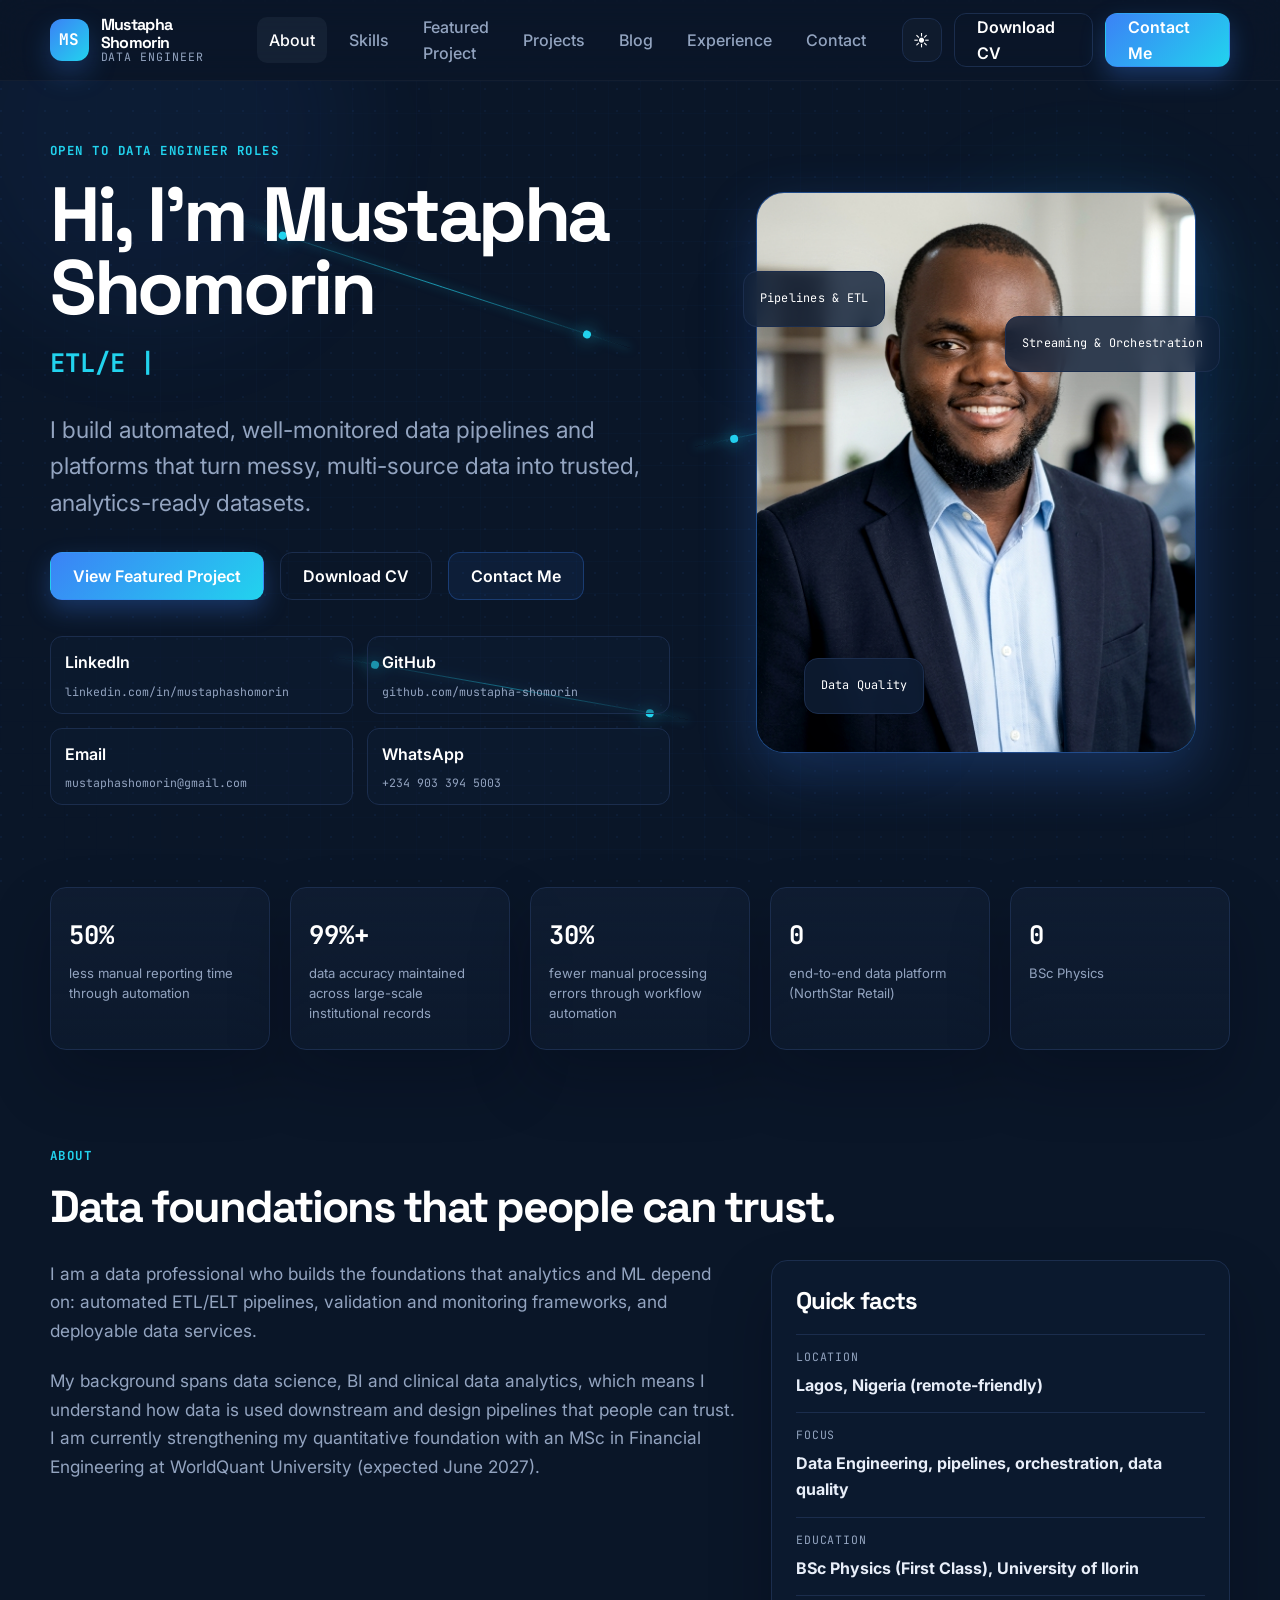
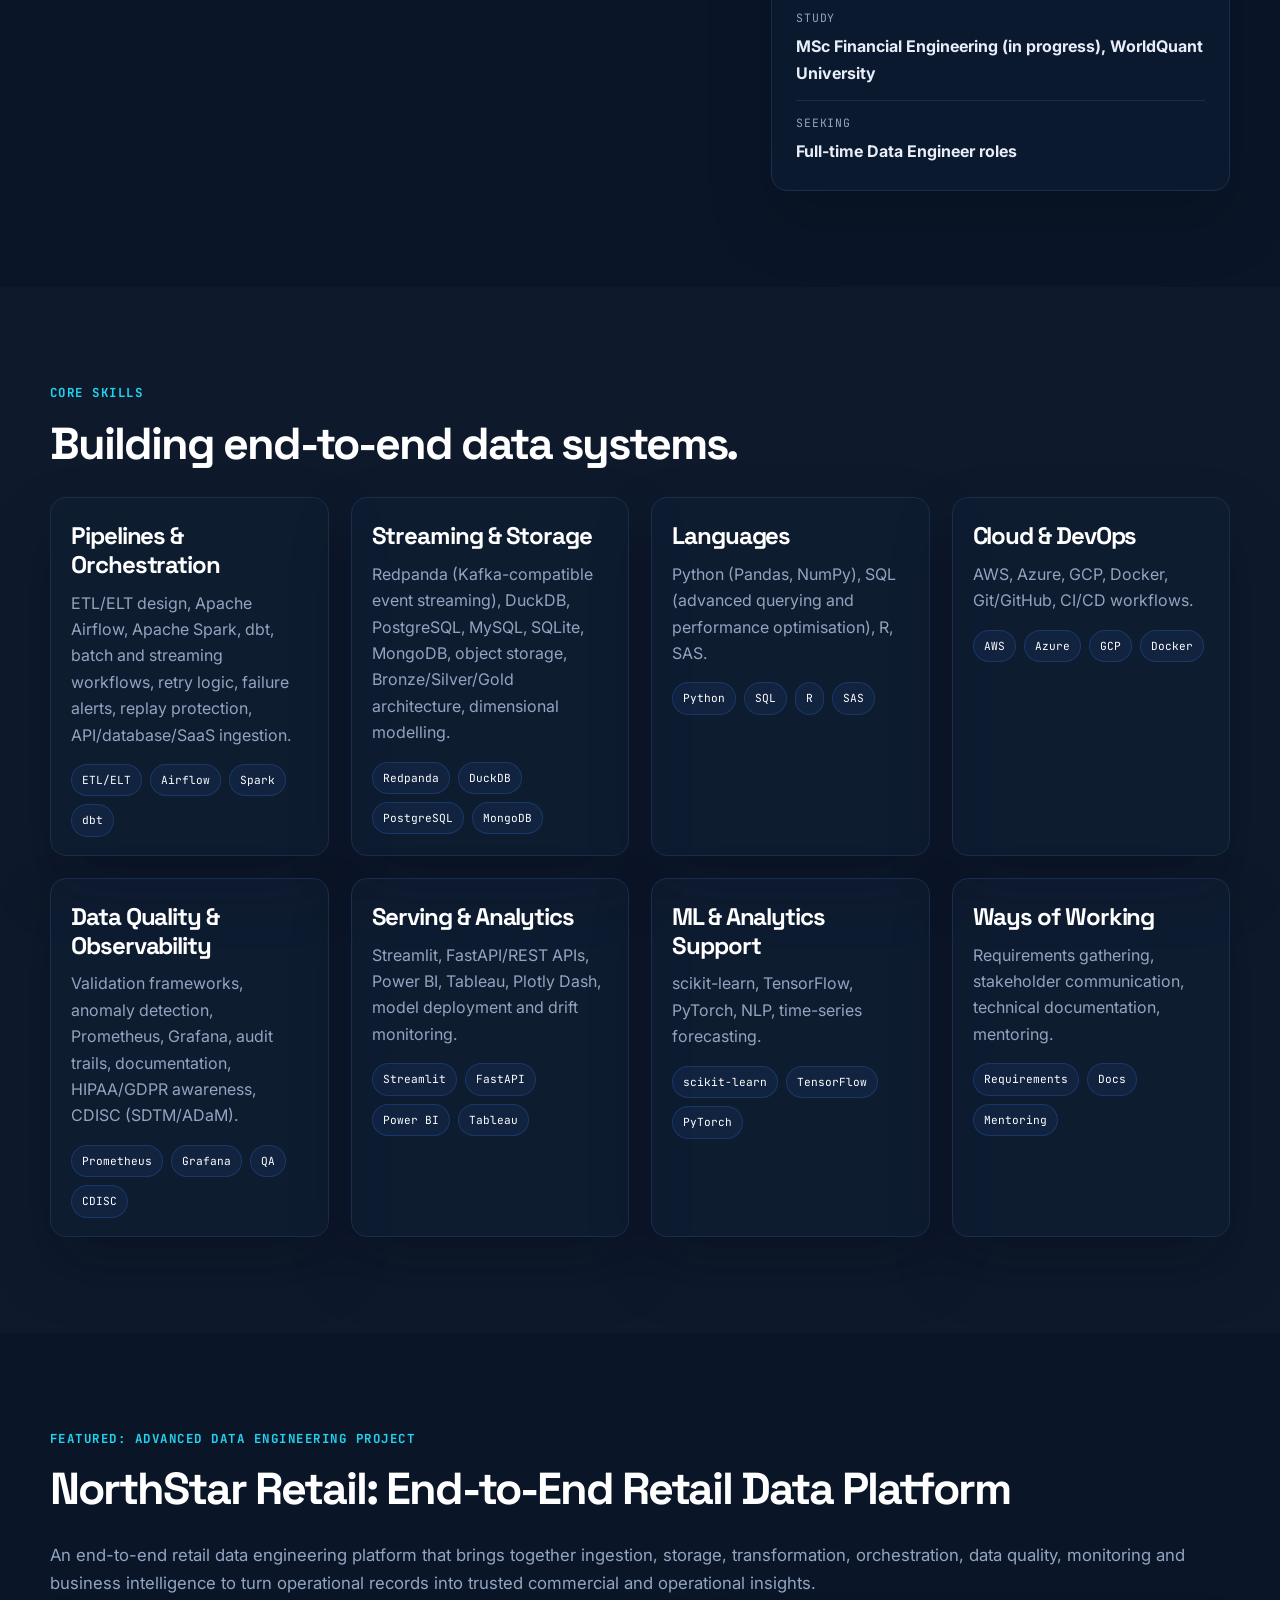
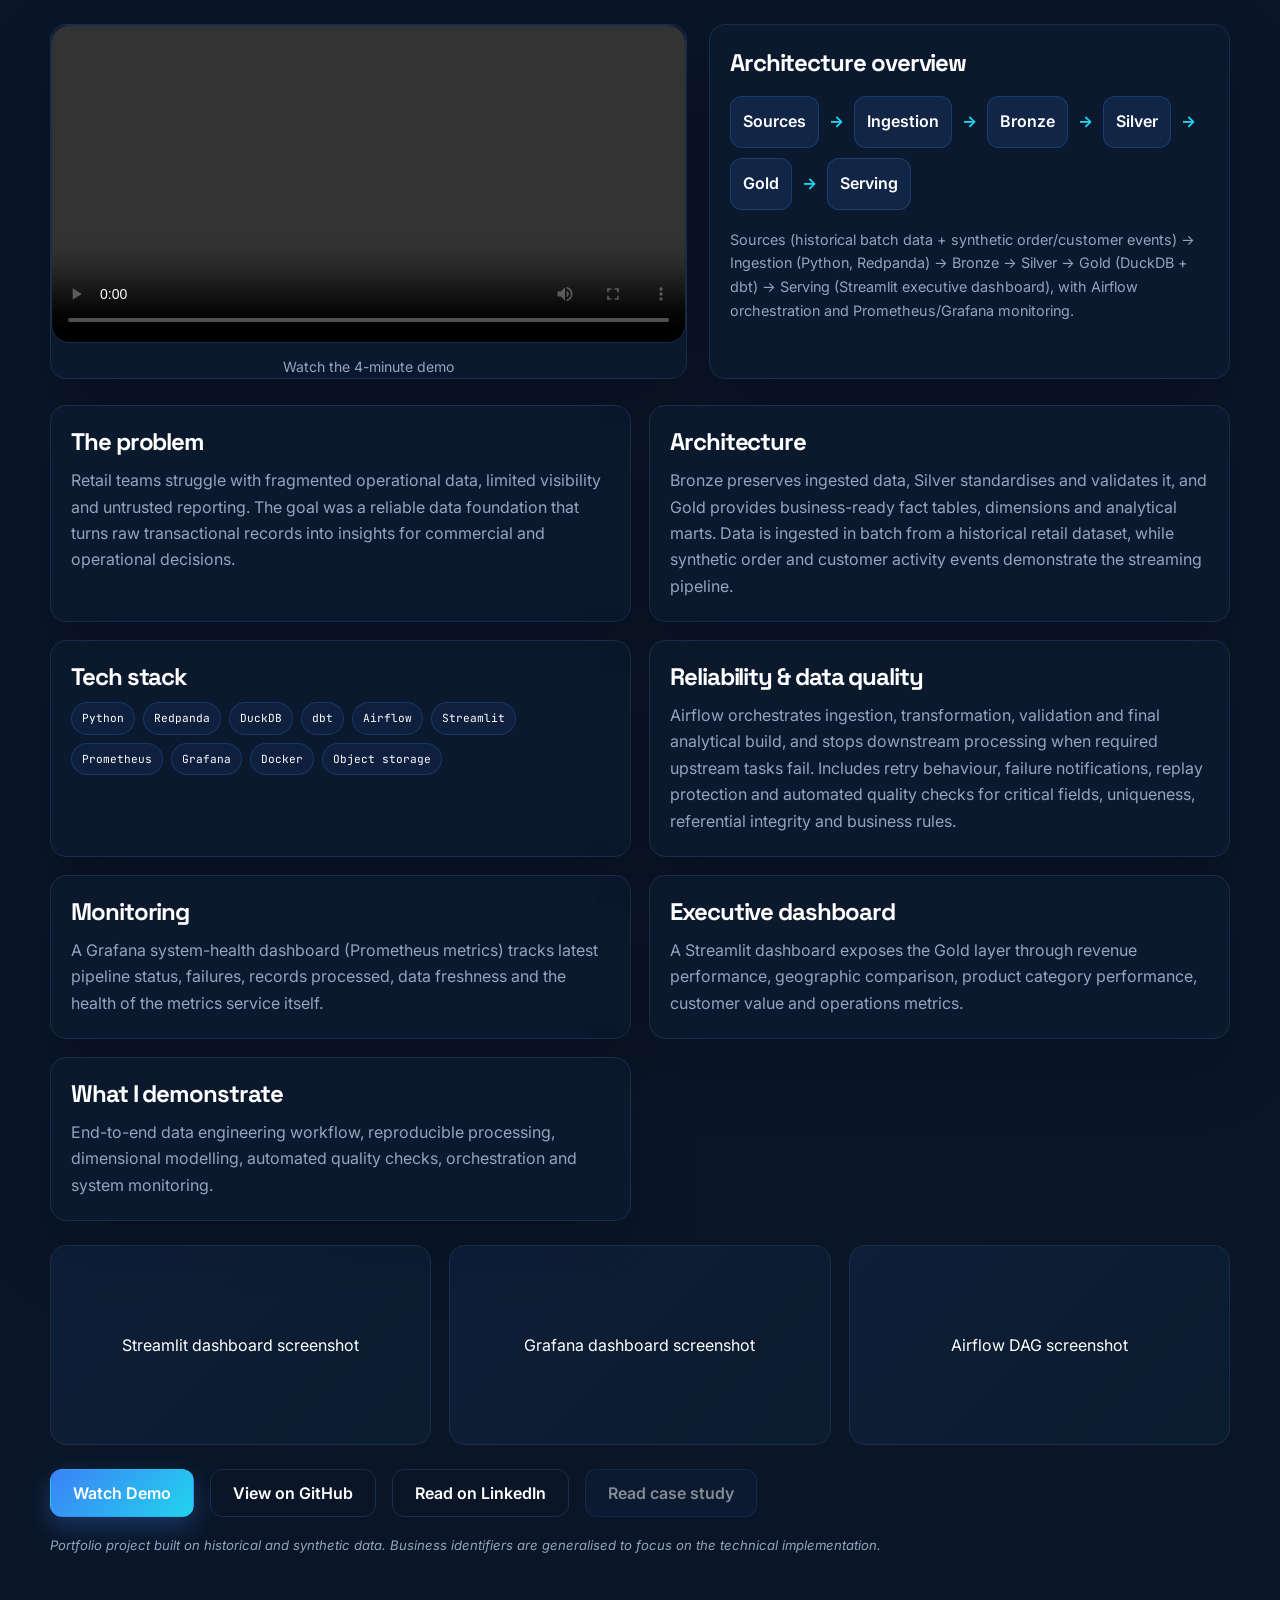
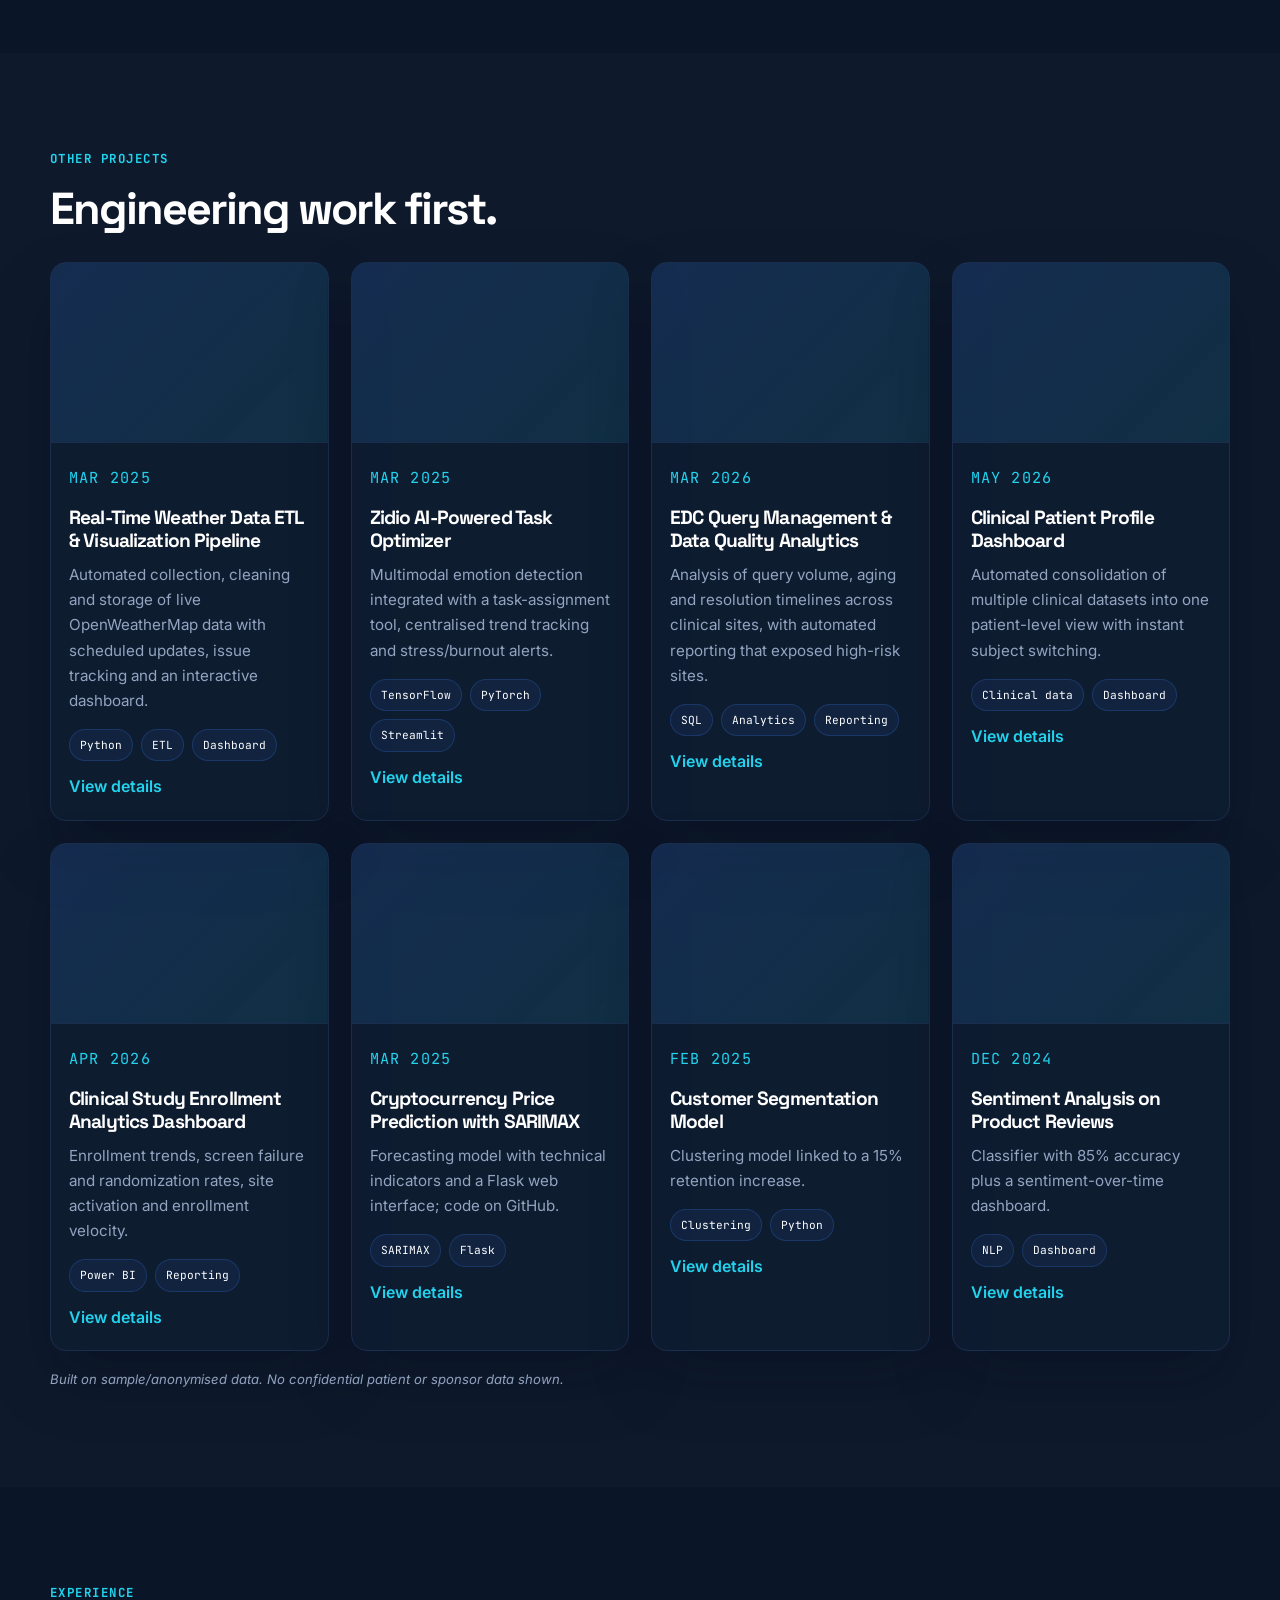
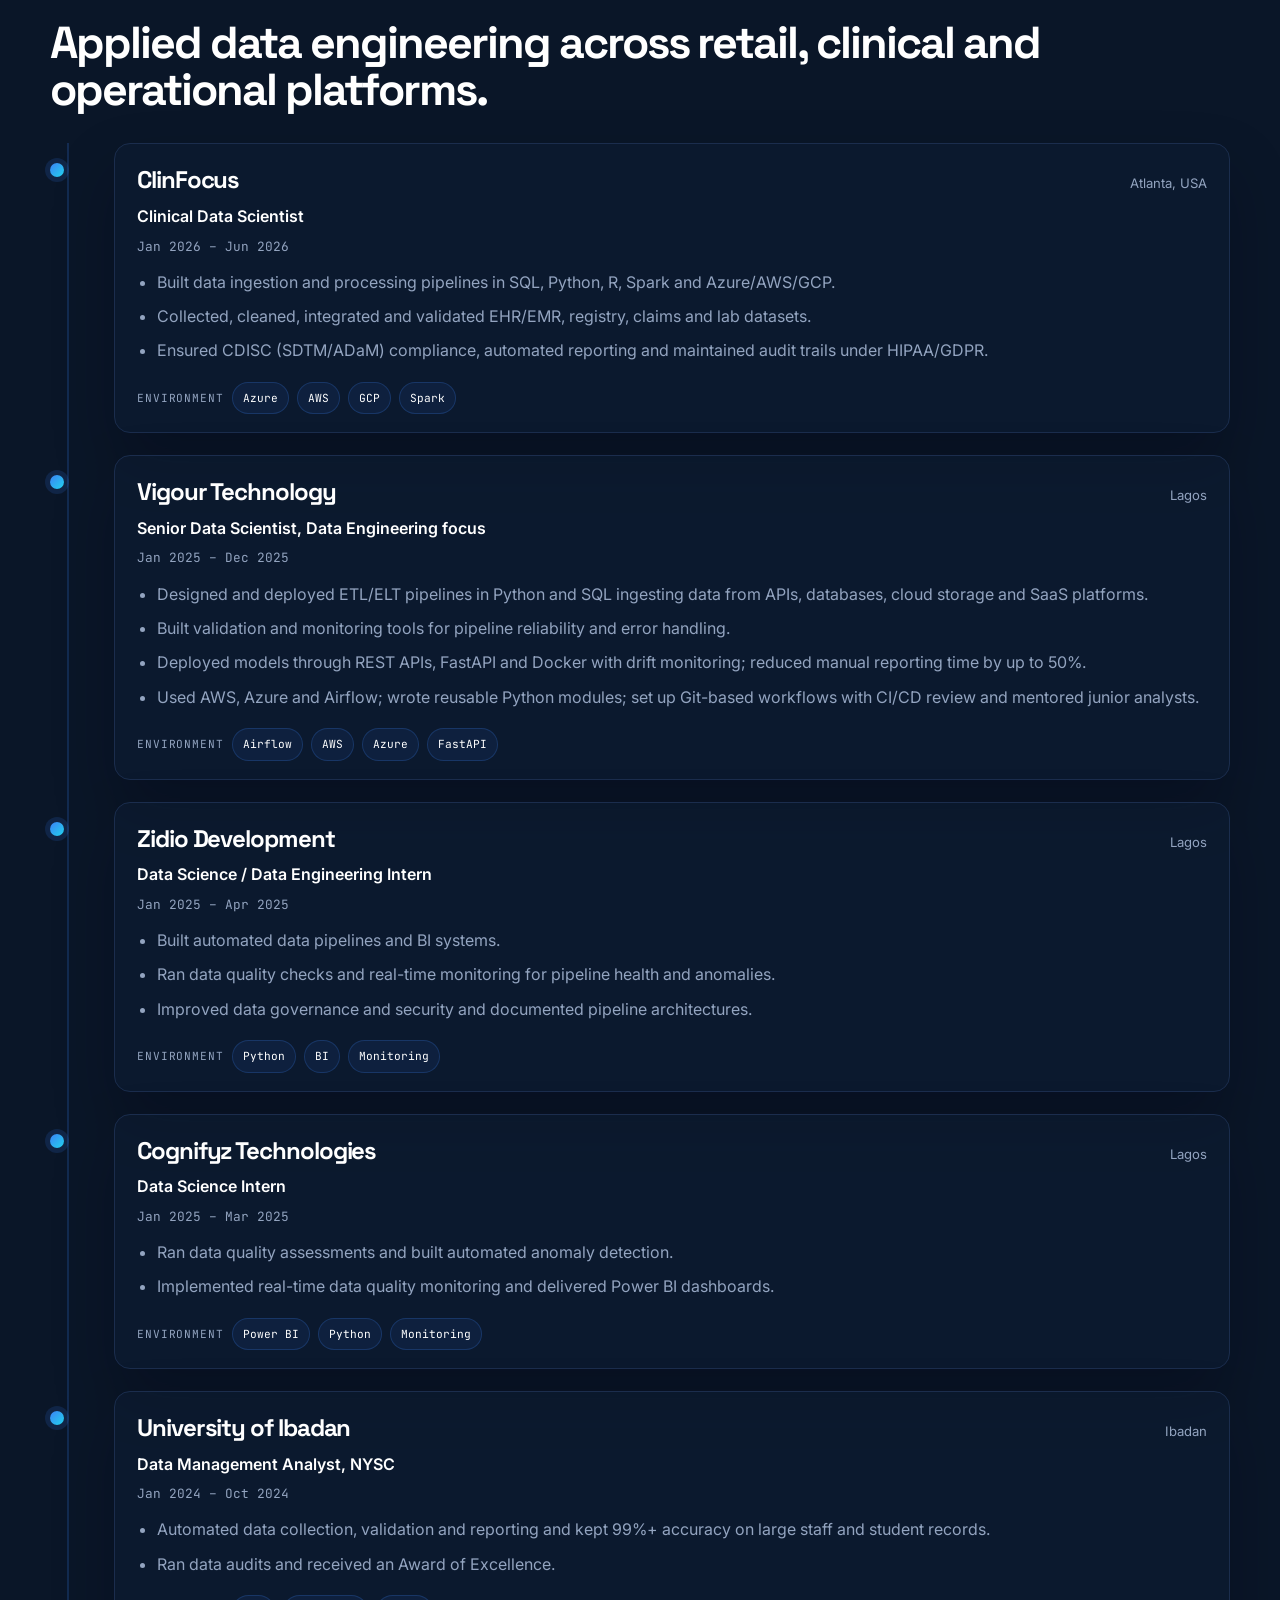
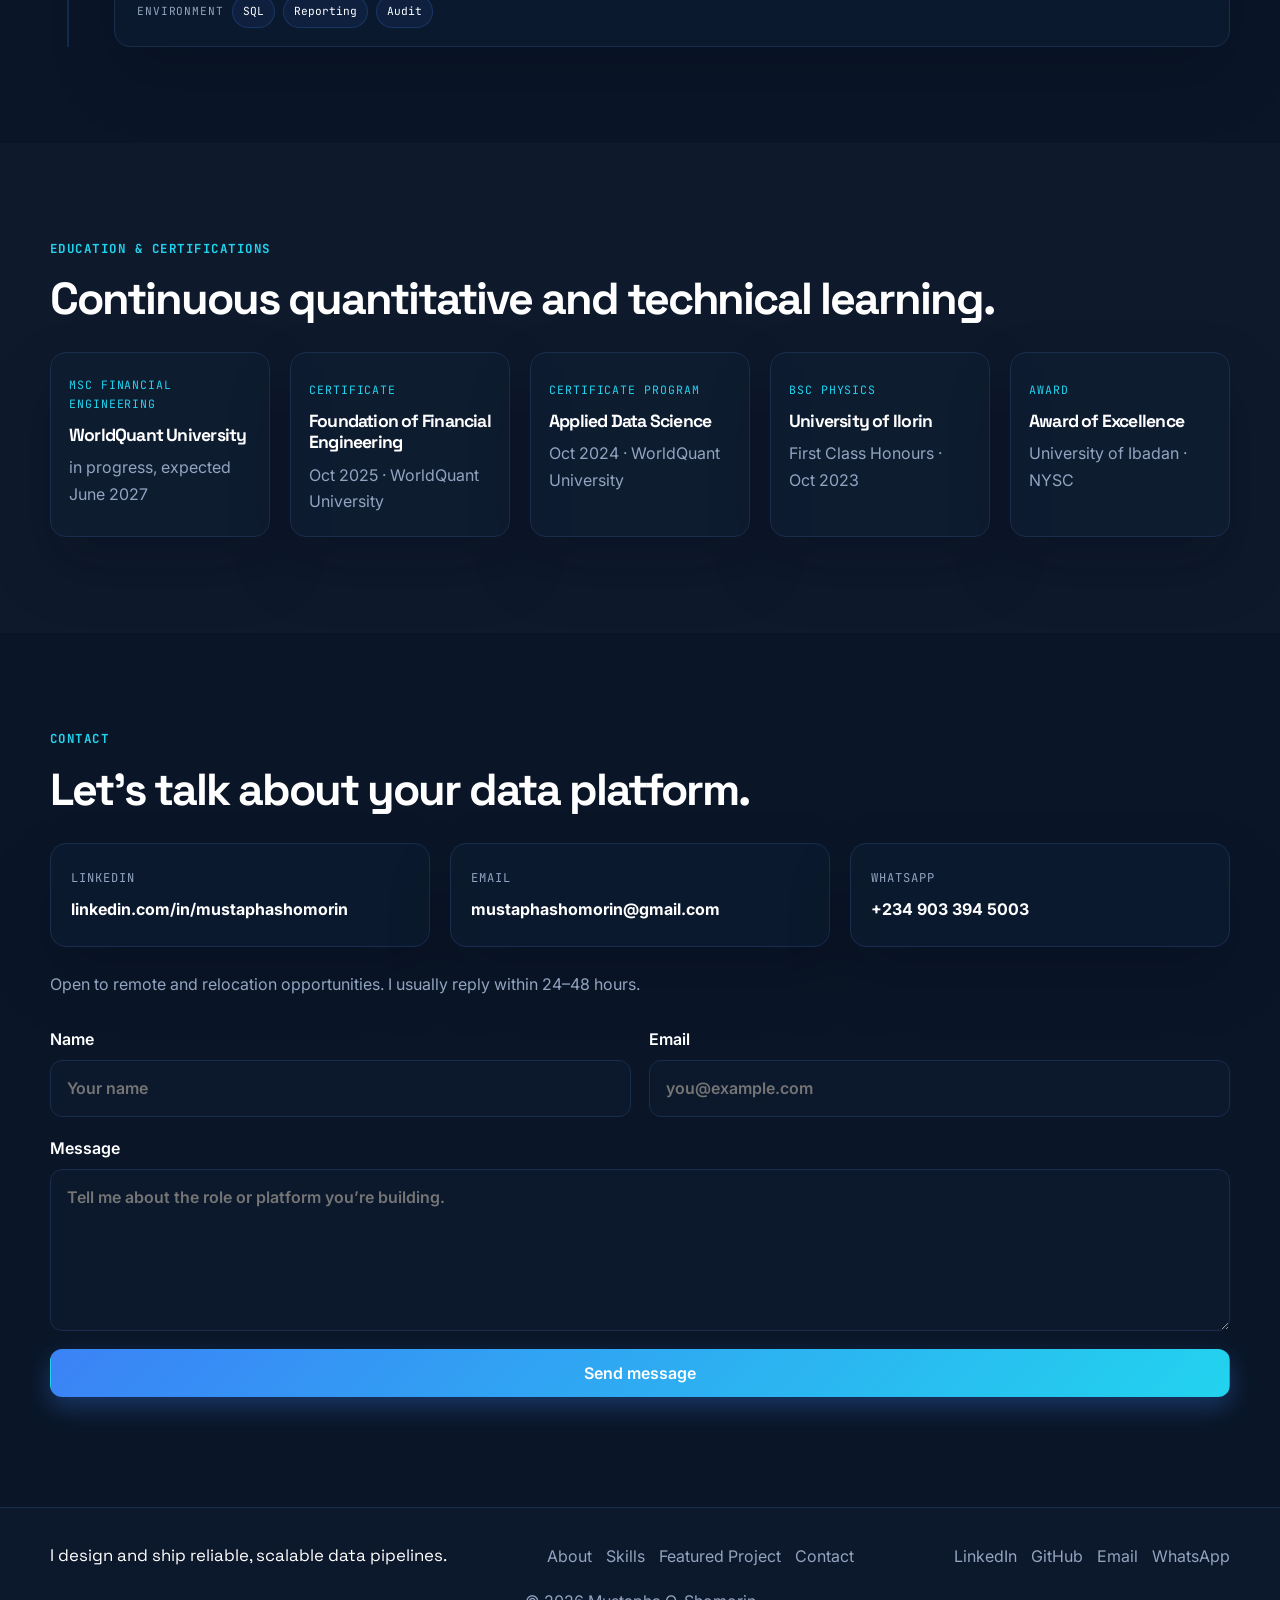
<file: index.html>
<!DOCTYPE html>
<html lang="en">
  <head>
    <meta charset="UTF-8" />
    <meta name="viewport" content="width=device-width, initial-scale=1.0" />
    <title>Mustapha Shomorin | Data Engineer</title>
    <meta
      name="description"
      content="Mustapha Shomorin is a Data Engineer in Lagos, Nigeria building reliable, scalable data pipelines, ETL/ELT pipelines, data quality checks, observability and cloud data platforms."
    />
    <meta name="keywords" content="data engineer, ETL, data pipelines, Airflow, dbt, Python, SQL, data quality, Lagos" />
    <meta property="og:title" content="Mustapha Shomorin | Data Engineer" />
    <meta property="og:description" content="I design and ship reliable, scalable data pipelines, from ingestion to analytics-ready data, quality checks and monitoring." />
    <meta property="og:type" content="website" />
    <meta property="og:image" content="images/MKO.jpg" />
    <link rel="icon" type="image/svg+xml" href="data:image/svg+xml,%3Csvg xmlns='http://www.w3.org/2000/svg' viewBox='0 0 64 64'%3E%3Crect width='64' height='64' rx='14' fill='%233B82F6'/%3E%3Ctext x='50%25' y='50%25' dominant-baseline='middle' text-anchor='middle' fill='white' font-size='28' font-family='Arial, sans-serif' font-weight='700'%3EMS%3C/text%3E%3C/svg%3E" />
    <link rel="preconnect" href="https://fonts.googleapis.com" />
    <link rel="preconnect" href="https://fonts.gstatic.com" crossorigin />
    <link href="https://fonts.googleapis.com/css2?family=Inter:wght@400;500;600;700;800&family=JetBrains+Mono:wght@400;500;600;700&family=Space+Grotesk:wght@500;600;700&display=swap" rel="stylesheet" />
    <link rel="stylesheet" href="assests/style.css" />
    <script defer src="assests/script.js"></script>
  </head>
  <body>
    <header class="site-header">
      <div class="container nav-inner">
        <a class="brand" href="#top" aria-label="Mustapha Shomorin home">
          <span class="brand-mark">MS</span>
          <span class="brand-text">
            <span class="brand-name">Mustapha Shomorin</span>
            <span class="brand-role">Data Engineer</span>
          </span>
        </a>

        <nav class="site-nav" aria-label="Primary navigation">
          <ul class="nav-links" id="navLinks">
            <li><a href="#about">About</a></li>
            <li><a href="#skills">Skills</a></li>
            <li><a href="#featured">Featured Project</a></li>
            <li><a href="Pages/projects.html">Projects</a></li>
            <li><a href="Pages/blog.html">Blog</a></li>
            <li><a href="#experience">Experience</a></li>
            <li><a href="#contact">Contact</a></li>
          </ul>
        </nav>

        <div class="nav-actions">
          <button class="icon-button" id="themeToggle" type="button" aria-label="Toggle dark and light mode">
            <span class="theme-icon" aria-hidden="true">☀</span>
          </button>
          <a class="btn btn-secondary" href="Pages/cv.html">Download CV</a>
          <a class="btn btn-primary" href="#contact">Contact Me</a>
        </div>
      </div>
    </header>

    <main id="top">
      <section class="hero section">
        <div class="hero-background" aria-hidden="true">
          <span class="orb orb-one"></span>
          <span class="orb orb-two"></span>
          <div class="data-grid"></div>
          <div class="node-flow node-flow-1"></div>
          <div class="node-flow node-flow-2"></div>
          <div class="node-flow node-flow-3"></div>
        </div>

        <div class="container hero-grid">
          <div class="hero-copy reveal">
            <p class="eyebrow">Open to Data Engineer roles</p>
            <h1>
              Hi, I'm Mustapha Shomorin
            </h1>
            <div class="typing-line" aria-live="polite">
              <span id="typingText">Data Engineer</span>
              <span class="typing-cursor" aria-hidden="true">|</span>
            </div>
            <p class="lead">
              I build automated, well-monitored data pipelines and platforms that turn messy,
              multi-source data into trusted, analytics-ready datasets.
            </p>

            <div class="hero-actions">
              <a class="btn btn-primary" href="#featured">View Featured Project</a>
              <a class="btn btn-secondary" href="Pages/cv.html">Download CV</a>
              <a class="btn btn-ghost" href="#contact">Contact Me</a>
            </div>

            <ul class="social-list" aria-label="Social links">
              <li>
                <a href="https://www.linkedin.com/in/mustaphashomorin/" target="_blank" rel="noreferrer">
                  <span>LinkedIn</span>
                  <small>linkedin.com/in/mustaphashomorin</small>
                </a>
              </li>
              <li>
                <a href="https://github.com/mustapha-shomorin" target="_blank" rel="noreferrer">
                  <span>GitHub</span>
                  <small>github.com/mustapha-shomorin</small>
                </a>
              </li>
              <li>
                <a href="mailto:mustaphashomorin@gmail.com">
                  <span>Email</span>
                  <small>mustaphashomorin@gmail.com</small>
                </a>
              </li>
              <li>
                <a href="https://wa.me/2349033945003?text=Hi%20Mustapha%2C%20I%20saw%20your%20portfolio%20and%20would%20like%20to%20connect." target="_blank" rel="noreferrer">
                  <span>WhatsApp</span>
                  <small>+234 903 394 5003</small>
                </a>
              </li>
            </ul>
          </div>

          <div class="hero-visual reveal">
            <div class="portrait-frame">
              <img
                src="images/MKO.jpg"
                alt="Portrait of Mustapha Shomorin smiling in a navy blazer"
              />
            </div>

            <div class="mini-card card-one">
              <span class="mini-label">Pipelines &amp; ETL</span>
            </div>
            <div class="mini-card card-two">
              <span class="mini-label">Streaming &amp; Orchestration</span>
            </div>
            <div class="mini-card card-three">
              <span class="mini-label">Data Quality</span>
            </div>
          </div>
        </div>
      </section>

      <section class="impact-strip" aria-label="Key impact metrics">
        <div class="container impact-grid">
          <article class="impact-metric reveal">
            <span class="metric"><span class="counter" data-target="50" data-suffix="%">0</span></span>
            <p>less manual reporting time through automation</p>
          </article>
          <article class="impact-metric reveal">
            <span class="metric"><span class="counter" data-target="99" data-suffix="%+">0</span></span>
            <p>data accuracy maintained across large-scale institutional records</p>
          </article>
          <article class="impact-metric reveal">
            <span class="metric"><span class="counter" data-target="30" data-suffix="%">0</span></span>
            <p>fewer manual processing errors through workflow automation</p>
          </article>
          <article class="impact-metric reveal">
            <span class="metric"><span class="counter" data-target="0" data-suffix="">Batch + Streaming</span></span>
            <p>end-to-end data platform (NorthStar Retail)</p>
          </article>
          <article class="impact-metric reveal">
            <span class="metric"><span class="counter" data-target="0" data-suffix="">First Class</span></span>
            <p>BSc Physics</p>
          </article>
        </div>
      </section>

      <section id="about" class="section">
        <div class="container">
          <div class="section-heading reveal">
            <p class="eyebrow">About</p>
            <h2>Data foundations that people can trust.</h2>
          </div>

          <div class="about-grid">
            <div class="about-copy reveal">
              <p>
                I am a data professional who builds the foundations that analytics and ML depend on:
                automated ETL/ELT pipelines, validation and monitoring frameworks, and deployable data services.
              </p>
              <p>
                My background spans data science, BI and clinical data analytics, which means I understand how
                data is used downstream and design pipelines that people can trust. I am currently strengthening my
                quantitative foundation with an MSc in Financial Engineering at WorldQuant University (expected June 2027).
              </p>
            </div>

            <aside class="facts-card reveal">
              <h3>Quick facts</h3>
              <ul>
                <li><span>Location</span><strong>Lagos, Nigeria (remote-friendly)</strong></li>
                <li><span>Focus</span><strong>Data Engineering, pipelines, orchestration, data quality</strong></li>
                <li><span>Education</span><strong>BSc Physics (First Class), University of Ilorin</strong></li>
                <li><span>Study</span><strong>MSc Financial Engineering (in progress), WorldQuant University</strong></li>
                <li><span>Seeking</span><strong>Full-time Data Engineer roles</strong></li>
              </ul>
            </aside>
          </div>
        </div>
      </section>

      <section id="skills" class="section section-soft">
        <div class="container">
          <div class="section-heading reveal">
            <p class="eyebrow">Core skills</p>
            <h2>Building end-to-end data systems.</h2>
          </div>

          <div class="skills-grid">
            <article class="skill-card reveal">
              <h3>Pipelines &amp; Orchestration</h3>
              <p>ETL/ELT design, Apache Airflow, Apache Spark, dbt, batch and streaming workflows, retry logic, failure alerts, replay protection, API/database/SaaS ingestion.</p>
              <div class="badge-row">
                <span class="tech-badge">ETL/ELT</span>
                <span class="tech-badge">Airflow</span>
                <span class="tech-badge">Spark</span>
                <span class="tech-badge">dbt</span>
              </div>
            </article>

            <article class="skill-card reveal">
              <h3>Streaming &amp; Storage</h3>
              <p>Redpanda (Kafka-compatible event streaming), DuckDB, PostgreSQL, MySQL, SQLite, MongoDB, object storage, Bronze/Silver/Gold architecture, dimensional modelling.</p>
              <div class="badge-row">
                <span class="tech-badge">Redpanda</span>
                <span class="tech-badge">DuckDB</span>
                <span class="tech-badge">PostgreSQL</span>
                <span class="tech-badge">MongoDB</span>
              </div>
            </article>

            <article class="skill-card reveal">
              <h3>Languages</h3>
              <p>Python (Pandas, NumPy), SQL (advanced querying and performance optimisation), R, SAS.</p>
              <div class="badge-row">
                <span class="tech-badge">Python</span>
                <span class="tech-badge">SQL</span>
                <span class="tech-badge">R</span>
                <span class="tech-badge">SAS</span>
              </div>
            </article>

            <article class="skill-card reveal">
              <h3>Cloud &amp; DevOps</h3>
              <p>AWS, Azure, GCP, Docker, Git/GitHub, CI/CD workflows.</p>
              <div class="badge-row">
                <span class="tech-badge">AWS</span>
                <span class="tech-badge">Azure</span>
                <span class="tech-badge">GCP</span>
                <span class="tech-badge">Docker</span>
              </div>
            </article>

            <article class="skill-card reveal">
              <h3>Data Quality &amp; Observability</h3>
              <p>Validation frameworks, anomaly detection, Prometheus, Grafana, audit trails, documentation, HIPAA/GDPR awareness, CDISC (SDTM/ADaM).</p>
              <div class="badge-row">
                <span class="tech-badge">Prometheus</span>
                <span class="tech-badge">Grafana</span>
                <span class="tech-badge">QA</span>
                <span class="tech-badge">CDISC</span>
              </div>
            </article>

            <article class="skill-card reveal">
              <h3>Serving &amp; Analytics</h3>
              <p>Streamlit, FastAPI/REST APIs, Power BI, Tableau, Plotly Dash, model deployment and drift monitoring.</p>
              <div class="badge-row">
                <span class="tech-badge">Streamlit</span>
                <span class="tech-badge">FastAPI</span>
                <span class="tech-badge">Power BI</span>
                <span class="tech-badge">Tableau</span>
              </div>
            </article>

            <article class="skill-card reveal">
              <h3>ML &amp; Analytics Support</h3>
              <p>scikit-learn, TensorFlow, PyTorch, NLP, time-series forecasting.</p>
              <div class="badge-row">
                <span class="tech-badge">scikit-learn</span>
                <span class="tech-badge">TensorFlow</span>
                <span class="tech-badge">PyTorch</span>
              </div>
            </article>

            <article class="skill-card reveal">
              <h3>Ways of Working</h3>
              <p>Requirements gathering, stakeholder communication, technical documentation, mentoring.</p>
              <div class="badge-row">
                <span class="tech-badge">Requirements</span>
                <span class="tech-badge">Docs</span>
                <span class="tech-badge">Mentoring</span>
              </div>
            </article>
          </div>
        </div>
      </section>

      <section id="featured" class="section">
        <div class="container">
          <div class="section-heading reveal">
            <p class="eyebrow">Featured: Advanced Data Engineering Project</p>
            <h2>NorthStar Retail: End-to-End Retail Data Platform</h2>
          </div>

          <div class="featured-summary reveal">
            <p>
              An end-to-end retail data engineering platform that brings together ingestion,
              storage, transformation, orchestration, data quality, monitoring and business intelligence
              to turn operational records into trusted commercial and operational insights.
            </p>
          </div>

          <div class="featured-grid reveal">
            <div class="media-card">
              <div class="video-placeholder">
                <video controls playsinline preload="metadata" src="demo/NorthStar_Demo.mkv" aria-label="NorthStar Retail demo video"></video>
              </div>
              <p class="caption">Watch the 4-minute demo</p>
            </div>

            <div class="architecture-card">
              <h3>Architecture overview</h3>
              <div class="architecture-flow">
                <div class="flow-step">Sources</div>
                <div class="flow-arrow">→</div>
                <div class="flow-step">Ingestion</div>
                <div class="flow-arrow">→</div>
                <div class="flow-step">Bronze</div>
                <div class="flow-arrow">→</div>
                <div class="flow-step">Silver</div>
                <div class="flow-arrow">→</div>
                <div class="flow-step">Gold</div>
                <div class="flow-arrow">→</div>
                <div class="flow-step">Serving</div>
              </div>
              <p class="small-note">Sources (historical batch data + synthetic order/customer events) → Ingestion (Python, Redpanda) → Bronze → Silver → Gold (DuckDB + dbt) → Serving (Streamlit executive dashboard), with Airflow orchestration and Prometheus/Grafana monitoring.</p>
            </div>
          </div>

          <div class="case-study-box reveal">
            <article class="case-block">
              <h3>The problem</h3>
              <p>Retail teams struggle with fragmented operational data, limited visibility and untrusted reporting. The goal was a reliable data foundation that turns raw transactional records into insights for commercial and operational decisions.</p>
            </article>
            <article class="case-block">
              <h3>Architecture</h3>
              <p>Bronze preserves ingested data, Silver standardises and validates it, and Gold provides business-ready fact tables, dimensions and analytical marts. Data is ingested in batch from a historical retail dataset, while synthetic order and customer activity events demonstrate the streaming pipeline.</p>
            </article>
            <article class="case-block">
              <h3>Tech stack</h3>
              <div class="badge-row">
                <span class="tech-badge">Python</span>
                <span class="tech-badge">Redpanda</span>
                <span class="tech-badge">DuckDB</span>
                <span class="tech-badge">dbt</span>
                <span class="tech-badge">Airflow</span>
                <span class="tech-badge">Streamlit</span>
                <span class="tech-badge">Prometheus</span>
                <span class="tech-badge">Grafana</span>
                <span class="tech-badge">Docker</span>
                <span class="tech-badge">Object storage</span>
              </div>
            </article>
            <article class="case-block">
              <h3>Reliability &amp; data quality</h3>
              <p>Airflow orchestrates ingestion, transformation, validation and final analytical build, and stops downstream processing when required upstream tasks fail. Includes retry behaviour, failure notifications, replay protection and automated quality checks for critical fields, uniqueness, referential integrity and business rules.</p>
            </article>
            <article class="case-block">
              <h3>Monitoring</h3>
              <p>A Grafana system-health dashboard (Prometheus metrics) tracks latest pipeline status, failures, records processed, data freshness and the health of the metrics service itself.</p>
            </article>
            <article class="case-block">
              <h3>Executive dashboard</h3>
              <p>A Streamlit dashboard exposes the Gold layer through revenue performance, geographic comparison, product category performance, customer value and operations metrics.</p>
            </article>
            <article class="case-block">
              <h3>What I demonstrate</h3>
              <p>End-to-end data engineering workflow, reproducible processing, dimensional modelling, automated quality checks, orchestration and system monitoring.</p>
            </article>
          </div>

          <div class="screenshot-row reveal">
            <div class="screenshot-slot">
              <span>Streamlit dashboard screenshot</span>
            </div>
            <div class="screenshot-slot">
              <span>Grafana dashboard screenshot</span>
            </div>
            <div class="screenshot-slot">
              <span>Airflow DAG screenshot</span>
            </div>
          </div>

          <div class="featured-actions reveal">
            <a class="btn btn-primary" href="demo/NorthStar_Demo.mkv" target="_blank" rel="noreferrer">Watch Demo</a>
            <a class="btn btn-secondary" href="https://github.com/mustapha-shomorin" target="_blank" rel="noreferrer">View on GitHub</a>
            <a class="btn btn-secondary" href="https://www.linkedin.com/in/mustaphashomorin/" target="_blank" rel="noreferrer">Read on LinkedIn</a>
            <a class="btn btn-ghost disabled" href="Pages/case-study.html">Read case study</a>
          </div>

          <p class="disclaimer reveal">Portfolio project built on historical and synthetic data. Business identifiers are generalised to focus on the technical implementation.</p>
        </div>
      </section>

      <section id="projects" class="section section-soft">
        <div class="container">
          <div class="section-heading reveal">
            <p class="eyebrow">Other projects</p>
            <h2>Engineering work first.</h2>
          </div>

          <div class="project-grid">
            <article class="project-card reveal">
              <div class="project-thumb thumb-one"></div>
              <div class="project-body">
                <p class="project-date">Mar 2025</p>
                <h3>Real-Time Weather Data ETL &amp; Visualization Pipeline</h3>
                <p>Automated collection, cleaning and storage of live OpenWeatherMap data with scheduled updates, issue tracking and an interactive dashboard.</p>
                <div class="badge-row">
                  <span class="tech-badge">Python</span>
                  <span class="tech-badge">ETL</span>
                  <span class="tech-badge">Dashboard</span>
                </div>
                <a href="Pages/projects.html" class="text-link">View details</a>
              </div>
            </article>

            <article class="project-card reveal">
              <div class="project-thumb thumb-two"></div>
              <div class="project-body">
                <p class="project-date">Mar 2025</p>
                <h3>Zidio AI-Powered Task Optimizer</h3>
                <p>Multimodal emotion detection integrated with a task-assignment tool, centralised trend tracking and stress/burnout alerts.</p>
                <div class="badge-row">
                  <span class="tech-badge">TensorFlow</span>
                  <span class="tech-badge">PyTorch</span>
                  <span class="tech-badge">Streamlit</span>
                </div>
                <a href="Pages/projects.html" class="text-link">View details</a>
              </div>
            </article>

            <article class="project-card reveal">
              <div class="project-thumb thumb-three"></div>
              <div class="project-body">
                <p class="project-date">Mar 2026</p>
                <h3>EDC Query Management &amp; Data Quality Analytics</h3>
                <p>Analysis of query volume, aging and resolution timelines across clinical sites, with automated reporting that exposed high-risk sites.</p>
                <div class="badge-row">
                  <span class="tech-badge">SQL</span>
                  <span class="tech-badge">Analytics</span>
                  <span class="tech-badge">Reporting</span>
                </div>
                <a href="Pages/projects.html" class="text-link">View details</a>
              </div>
            </article>

            <article class="project-card reveal">
              <div class="project-thumb thumb-four"></div>
              <div class="project-body">
                <p class="project-date">May 2026</p>
                <h3>Clinical Patient Profile Dashboard</h3>
                <p>Automated consolidation of multiple clinical datasets into one patient-level view with instant subject switching.</p>
                <div class="badge-row">
                  <span class="tech-badge">Clinical data</span>
                  <span class="tech-badge">Dashboard</span>
                </div>
                <a href="Pages/projects.html" class="text-link">View details</a>
              </div>
            </article>

            <article class="project-card reveal">
              <div class="project-thumb thumb-five"></div>
              <div class="project-body">
                <p class="project-date">Apr 2026</p>
                <h3>Clinical Study Enrollment Analytics Dashboard</h3>
                <p>Enrollment trends, screen failure and randomization rates, site activation and enrollment velocity.</p>
                <div class="badge-row">
                  <span class="tech-badge">Power BI</span>
                  <span class="tech-badge">Reporting</span>
                </div>
                <a href="Pages/projects.html" class="text-link">View details</a>
              </div>
            </article>

            <article class="project-card reveal">
              <div class="project-thumb thumb-six"></div>
              <div class="project-body">
                <p class="project-date">Mar 2025</p>
                <h3>Cryptocurrency Price Prediction with SARIMAX</h3>
                <p>Forecasting model with technical indicators and a Flask web interface; code on GitHub.</p>
                <div class="badge-row">
                  <span class="tech-badge">SARIMAX</span>
                  <span class="tech-badge">Flask</span>
                </div>
                <a href="Pages/projects.html" class="text-link">View details</a>
              </div>
            </article>

            <article class="project-card reveal">
              <div class="project-thumb thumb-seven"></div>
              <div class="project-body">
                <p class="project-date">Feb 2025</p>
                <h3>Customer Segmentation Model</h3>
                <p>Clustering model linked to a 15% retention increase.</p>
                <div class="badge-row">
                  <span class="tech-badge">Clustering</span>
                  <span class="tech-badge">Python</span>
                </div>
                <a href="Pages/projects.html" class="text-link">View details</a>
              </div>
            </article>

            <article class="project-card reveal">
              <div class="project-thumb thumb-eight"></div>
              <div class="project-body">
                <p class="project-date">Dec 2024</p>
                <h3>Sentiment Analysis on Product Reviews</h3>
                <p>Classifier with 85% accuracy plus a sentiment-over-time dashboard.</p>
                <div class="badge-row">
                  <span class="tech-badge">NLP</span>
                  <span class="tech-badge">Dashboard</span>
                </div>
                <a href="Pages/projects.html" class="text-link">View details</a>
              </div>
            </article>
          </div>

          <p class="disclaimer reveal">Built on sample/anonymised data. No confidential patient or sponsor data shown.</p>
        </div>
      </section>

      <section id="experience" class="section">
        <div class="container">
          <div class="section-heading reveal">
            <p class="eyebrow">Experience</p>
            <h2>Applied data engineering across retail, clinical and operational platforms.</h2>
          </div>

          <div class="timeline reveal">
            <article class="timeline-item">
              <div class="timeline-marker"></div>
              <div class="timeline-content">
                <div class="timeline-header">
                  <h3>ClinFocus</h3>
                  <span>Atlanta, USA</span>
                </div>
                <p class="role">Clinical Data Scientist</p>
                <p class="dates">Jan 2026 – Jun 2026</p>
                <ul>
                  <li>Built data ingestion and processing pipelines in SQL, Python, R, Spark and Azure/AWS/GCP.</li>
                  <li>Collected, cleaned, integrated and validated EHR/EMR, registry, claims and lab datasets.</li>
                  <li>Ensured CDISC (SDTM/ADaM) compliance, automated reporting and maintained audit trails under HIPAA/GDPR.</li>
                </ul>
                <div class="env-row"><span class="env-tag">Environment</span><span class="tag-inline">Azure</span><span class="tag-inline">AWS</span><span class="tag-inline">GCP</span><span class="tag-inline">Spark</span></div>
              </div>
            </article>

            <article class="timeline-item">
              <div class="timeline-marker"></div>
              <div class="timeline-content">
                <div class="timeline-header">
                  <h3>Vigour Technology</h3>
                  <span>Lagos</span>
                </div>
                <p class="role">Senior Data Scientist, Data Engineering focus</p>
                <p class="dates">Jan 2025 – Dec 2025</p>
                <ul>
                  <li>Designed and deployed ETL/ELT pipelines in Python and SQL ingesting data from APIs, databases, cloud storage and SaaS platforms.</li>
                  <li>Built validation and monitoring tools for pipeline reliability and error handling.</li>
                  <li>Deployed models through REST APIs, FastAPI and Docker with drift monitoring; reduced manual reporting time by up to 50%.</li>
                  <li>Used AWS, Azure and Airflow; wrote reusable Python modules; set up Git-based workflows with CI/CD review and mentored junior analysts.</li>
                </ul>
                <div class="env-row"><span class="env-tag">Environment</span><span class="tag-inline">Airflow</span><span class="tag-inline">AWS</span><span class="tag-inline">Azure</span><span class="tag-inline">FastAPI</span></div>
              </div>
            </article>

            <article class="timeline-item">
              <div class="timeline-marker"></div>
              <div class="timeline-content">
                <div class="timeline-header">
                  <h3>Zidio Development</h3>
                  <span>Lagos</span>
                </div>
                <p class="role">Data Science / Data Engineering Intern</p>
                <p class="dates">Jan 2025 – Apr 2025</p>
                <ul>
                  <li>Built automated data pipelines and BI systems.</li>
                  <li>Ran data quality checks and real-time monitoring for pipeline health and anomalies.</li>
                  <li>Improved data governance and security and documented pipeline architectures.</li>
                </ul>
                <div class="env-row"><span class="env-tag">Environment</span><span class="tag-inline">Python</span><span class="tag-inline">BI</span><span class="tag-inline">Monitoring</span></div>
              </div>
            </article>

            <article class="timeline-item">
              <div class="timeline-marker"></div>
              <div class="timeline-content">
                <div class="timeline-header">
                  <h3>Cognifyz Technologies</h3>
                  <span>Lagos</span>
                </div>
                <p class="role">Data Science Intern</p>
                <p class="dates">Jan 2025 – Mar 2025</p>
                <ul>
                  <li>Ran data quality assessments and built automated anomaly detection.</li>
                  <li>Implemented real-time data quality monitoring and delivered Power BI dashboards.</li>
                </ul>
                <div class="env-row"><span class="env-tag">Environment</span><span class="tag-inline">Power BI</span><span class="tag-inline">Python</span><span class="tag-inline">Monitoring</span></div>
              </div>
            </article>

            <article class="timeline-item">
              <div class="timeline-marker"></div>
              <div class="timeline-content">
                <div class="timeline-header">
                  <h3>University of Ibadan</h3>
                  <span>Ibadan</span>
                </div>
                <p class="role">Data Management Analyst, NYSC</p>
                <p class="dates">Jan 2024 – Oct 2024</p>
                <ul>
                  <li>Automated data collection, validation and reporting and kept 99%+ accuracy on large staff and student records.</li>
                  <li>Ran data audits and received an Award of Excellence.</li>
                </ul>
                <div class="env-row"><span class="env-tag">Environment</span><span class="tag-inline">SQL</span><span class="tag-inline">Reporting</span><span class="tag-inline">Audit</span></div>
              </div>
            </article>
          </div>
        </div>
      </section>

      <section class="section section-soft" id="education">
        <div class="container">
          <div class="section-heading reveal">
            <p class="eyebrow">Education &amp; certifications</p>
            <h2>Continuous quantitative and technical learning.</h2>
          </div>

          <div class="edu-grid">
            <article class="edu-card reveal">
              <span class="edu-label">MSc Financial Engineering</span>
              <h3>WorldQuant University</h3>
              <p>in progress, expected June 2027</p>
            </article>
            <article class="edu-card reveal">
              <span class="edu-label">Certificate</span>
              <h3>Foundation of Financial Engineering</h3>
              <p>Oct 2025 · WorldQuant University</p>
            </article>
            <article class="edu-card reveal">
              <span class="edu-label">Certificate Program</span>
              <h3>Applied Data Science</h3>
              <p>Oct 2024 · WorldQuant University</p>
            </article>
            <article class="edu-card reveal">
              <span class="edu-label">BSc Physics</span>
              <h3>University of Ilorin</h3>
              <p>First Class Honours · Oct 2023</p>
            </article>
            <article class="edu-card reveal">
              <span class="edu-label">Award</span>
              <h3>Award of Excellence</h3>
              <p>University of Ibadan · NYSC</p>
            </article>
          </div>
        </div>
      </section>

      <section id="contact" class="section contact-section">
        <div class="container">
          <div class="section-heading reveal">
            <p class="eyebrow">Contact</p>
            <h2>Let’s talk about your data platform.</h2>
          </div>

          <div class="contact-grid reveal">
            <a class="contact-card" href="https://www.linkedin.com/in/mustaphashomorin/" target="_blank" rel="noreferrer">
              <span class="contact-type">LinkedIn</span>
              <strong>linkedin.com/in/mustaphashomorin</strong>
            </a>
            <a class="contact-card" href="mailto:mustaphashomorin@gmail.com">
              <span class="contact-type">Email</span>
              <strong>mustaphashomorin@gmail.com</strong>
            </a>
            <a class="contact-card" href="https://wa.me/2349033945003?text=Hi%20Mustapha%2C%20I%20saw%20your%20portfolio%20and%20would%20like%20to%20connect." target="_blank" rel="noreferrer">
              <span class="contact-type">WhatsApp</span>
              <strong>+234 903 394 5003</strong>
            </a>
          </div>

          <div class="contact-note reveal">
            Open to remote and relocation opportunities. I usually reply within 24–48 hours.
          </div>

          <form class="contact-form reveal" action="#" method="post">
            <div class="field-row">
              <label>
                <span>Name</span>
                <input type="text" name="name" placeholder="Your name" />
              </label>
              <label>
                <span>Email</span>
                <input type="email" name="email" placeholder="you@example.com" />
              </label>
            </div>
            <label>
              <span>Message</span>
              <textarea name="message" rows="5" placeholder="Tell me about the role or platform you’re building."></textarea>
            </label>
            <button class="btn btn-primary" type="submit">Send message</button>
          </form>
        </div>
      </section>
    </main>

    <footer class="site-footer">
      <div class="container footer-grid">
        <div>
          <p class="footer-tagline">I design and ship reliable, scalable data pipelines.</p>
        </div>
        <div class="footer-links">
          <a href="#about">About</a>
          <a href="#skills">Skills</a>
          <a href="#featured">Featured Project</a>
          <a href="#contact">Contact</a>
        </div>
        <div class="footer-socials">
          <a href="https://www.linkedin.com/in/mustaphashomorin/" aria-label="LinkedIn">LinkedIn</a>
          <a href="https://github.com/mustapha-shomorin" aria-label="GitHub">GitHub</a>
          <a href="mailto:mustaphashomorin@gmail.com" aria-label="Email">Email</a>
          <a href="https://wa.me/2349033945003?text=Hi%20Mustapha%2C%20I%20saw%20your%20portfolio%20and%20would%20like%20to%20connect." aria-label="WhatsApp">WhatsApp</a>
        </div>
      </div>
      <div class="container footer-bottom">
        <p>© 2026 Mustapha O. Shomorin</p>
      </div>
    </footer>

    <button class="back-to-top" type="button" aria-label="Back to top">↑</button>
  </body>
</html>
</file>
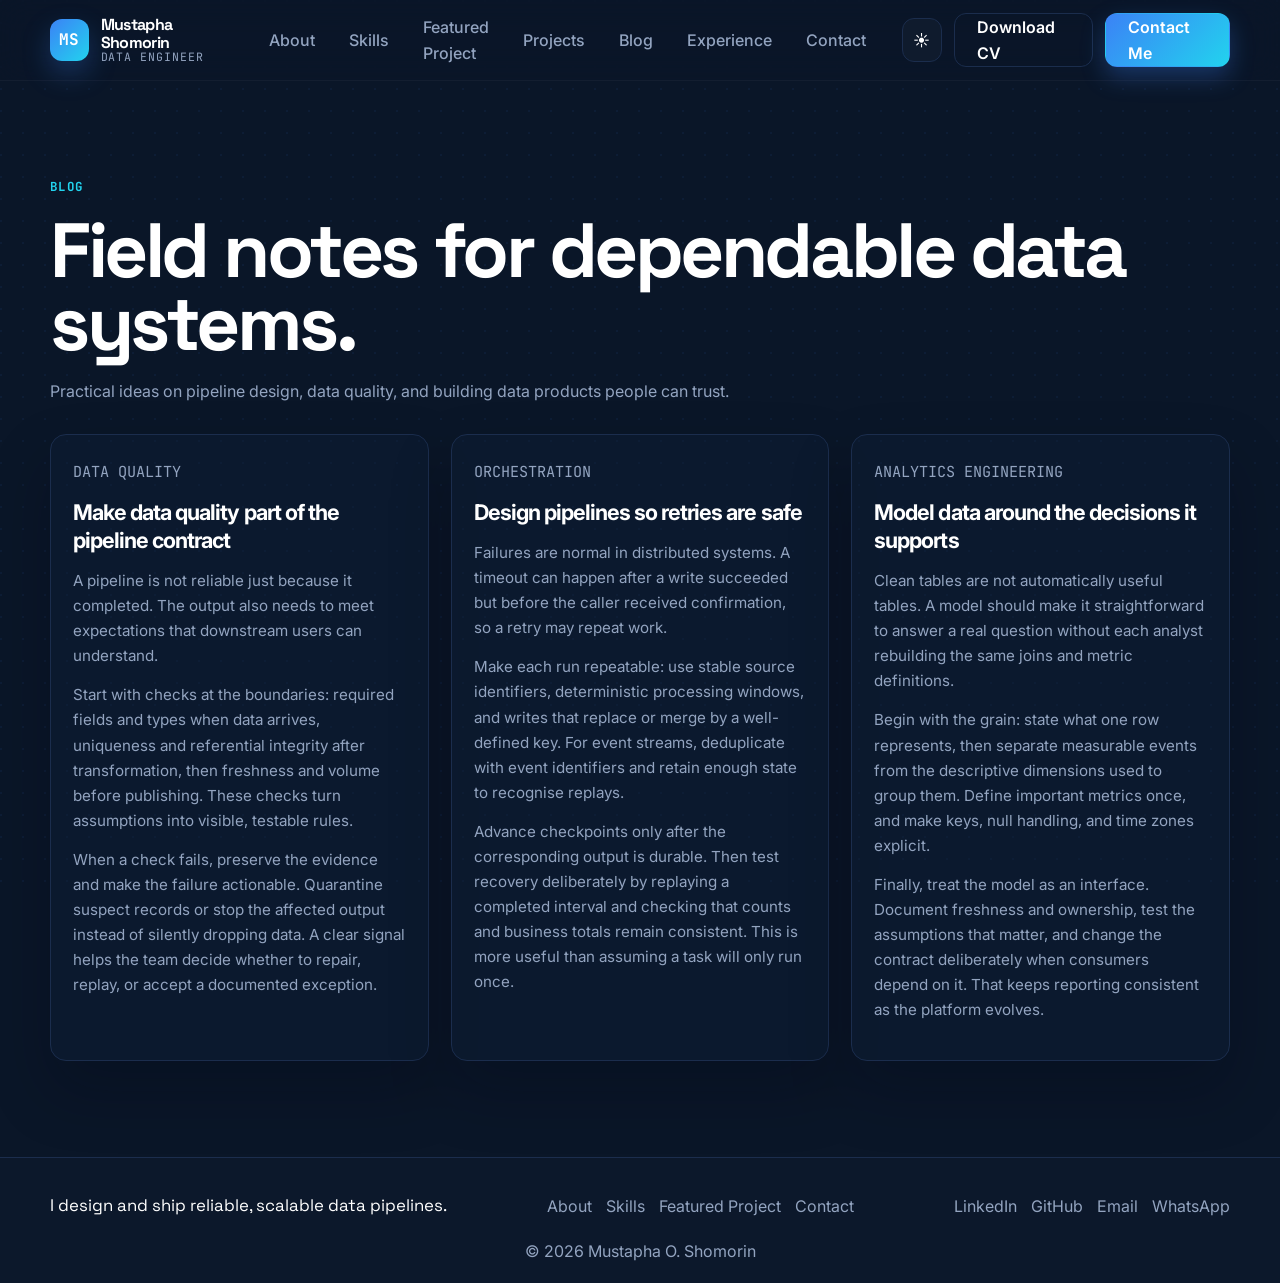
<file: Pages/blog.html>
<!DOCTYPE html>
<html lang="en">
  <head>
    <meta charset="UTF-8" />
    <meta name="viewport" content="width=device-width, initial-scale=1.0" />
    <title>Blog | Mustapha Shomorin</title>
    <meta name="description" content="Notes on dependable data pipelines, data quality, and analytics engineering by Mustapha Shomorin." />
    <link rel="preconnect" href="https://fonts.googleapis.com" />
    <link rel="preconnect" href="https://fonts.gstatic.com" crossorigin />
    <link href="https://fonts.googleapis.com/css2?family=Inter:wght@400;500;600;700;800&family=JetBrains+Mono:wght@400;500;600;700&family=Space+Grotesk:wght@500;600;700&display=swap" rel="stylesheet" />
    <link rel="stylesheet" href="../assests/style.css" />
    <script defer src="../assests/script.js"></script>
  </head>
  <body>
    <header class="site-header">
      <div class="container nav-inner">
        <a class="brand" href="../index.html" aria-label="Mustapha Shomorin home">
          <span class="brand-mark">MS</span>
          <span class="brand-text">
            <span class="brand-name">Mustapha Shomorin</span>
            <span class="brand-role">Data Engineer</span>
          </span>
        </a>

        <nav class="site-nav" aria-label="Primary navigation">
          <ul class="nav-links" id="navLinks">
            <li><a href="../index.html#about">About</a></li>
            <li><a href="../index.html#skills">Skills</a></li>
            <li><a href="../index.html#featured">Featured Project</a></li>
            <li><a href="projects.html">Projects</a></li>
            <li><a href="blog.html" class="active" aria-current="page">Blog</a></li>
            <li><a href="../index.html#experience">Experience</a></li>
            <li><a href="../index.html#contact">Contact</a></li>
          </ul>
        </nav>

        <div class="nav-actions">
          <button class="icon-button" id="themeToggle" type="button" aria-label="Toggle dark and light mode">
            <span class="theme-icon" aria-hidden="true">☀</span>
          </button>
          <a class="btn btn-secondary" href="cv.html">Download CV</a>
          <a class="btn btn-primary" href="../index.html#contact">Contact Me</a>
        </div>
      </div>
    </header>

    <main class="section">
      <div class="container">
        <div class="section-heading reveal">
          <p class="eyebrow">Blog</p>
          <h1>Field notes for dependable data systems.</h1>
          <p>Practical ideas on pipeline design, data quality, and building data products people can trust.</p>
        </div>

        <div class="blog-grid">
          <article class="blog-card reveal">
            <p class="blog-topic">Data quality</p>
            <h2>Make data quality part of the pipeline contract</h2>
            <p>A pipeline is not reliable just because it completed. The output also needs to meet expectations that downstream users can understand.</p>
            <p>Start with checks at the boundaries: required fields and types when data arrives, uniqueness and referential integrity after transformation, then freshness and volume before publishing. These checks turn assumptions into visible, testable rules.</p>
            <p>When a check fails, preserve the evidence and make the failure actionable. Quarantine suspect records or stop the affected output instead of silently dropping data. A clear signal helps the team decide whether to repair, replay, or accept a documented exception.</p>
          </article>

          <article class="blog-card reveal">
            <p class="blog-topic">Orchestration</p>
            <h2>Design pipelines so retries are safe</h2>
            <p>Failures are normal in distributed systems. A timeout can happen after a write succeeded but before the caller received confirmation, so a retry may repeat work.</p>
            <p>Make each run repeatable: use stable source identifiers, deterministic processing windows, and writes that replace or merge by a well-defined key. For event streams, deduplicate with event identifiers and retain enough state to recognise replays.</p>
            <p>Advance checkpoints only after the corresponding output is durable. Then test recovery deliberately by replaying a completed interval and checking that counts and business totals remain consistent. This is more useful than assuming a task will only run once.</p>
          </article>

          <article class="blog-card reveal">
            <p class="blog-topic">Analytics engineering</p>
            <h2>Model data around the decisions it supports</h2>
            <p>Clean tables are not automatically useful tables. A model should make it straightforward to answer a real question without each analyst rebuilding the same joins and metric definitions.</p>
            <p>Begin with the grain: state what one row represents, then separate measurable events from the descriptive dimensions used to group them. Define important metrics once, and make keys, null handling, and time zones explicit.</p>
            <p>Finally, treat the model as an interface. Document freshness and ownership, test the assumptions that matter, and change the contract deliberately when consumers depend on it. That keeps reporting consistent as the platform evolves.</p>
          </article>
        </div>
      </div>
    </main>

    <footer class="site-footer">
      <div class="container footer-grid">
        <div>
          <p class="footer-tagline">I design and ship reliable, scalable data pipelines.</p>
        </div>
        <div class="footer-links">
          <a href="../index.html#about">About</a>
          <a href="../index.html#skills">Skills</a>
          <a href="../index.html#featured">Featured Project</a>
          <a href="../index.html#contact">Contact</a>
        </div>
        <div class="footer-socials">
          <a href="https://www.linkedin.com/in/mustaphashomorin/">LinkedIn</a>
          <a href="https://github.com/mustapha-shomorin">GitHub</a>
          <a href="mailto:mustaphashomorin@gmail.com">Email</a>
          <a href="https://wa.me/2349033945003?text=Hi%20Mustapha%2C%20I%20saw%20your%20portfolio%20and%20would%20like%20to%20connect.">WhatsApp</a>
        </div>
      </div>
      <div class="container footer-bottom">
        <p>© 2026 Mustapha O. Shomorin</p>
      </div>
    </footer>

    <button class="back-to-top" type="button" aria-label="Back to top">↑</button>
  </body>
</html>
</file>
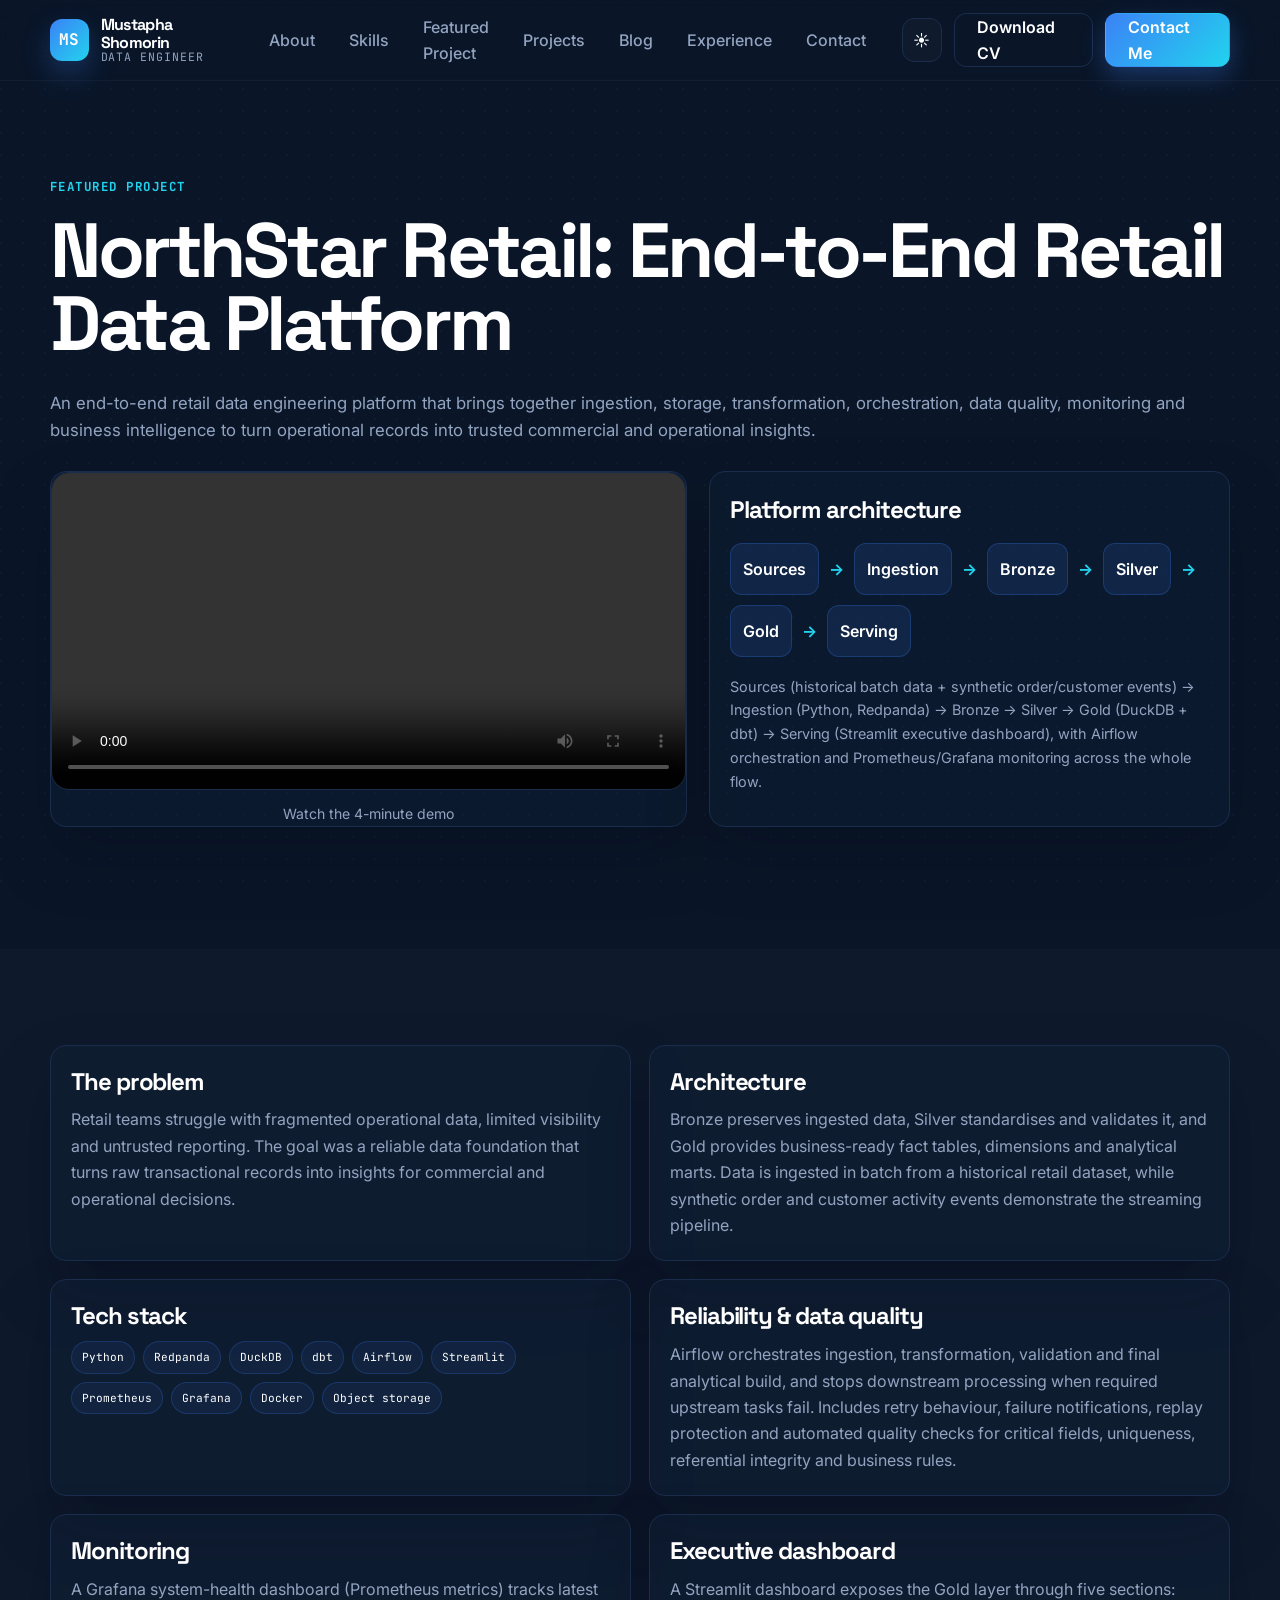
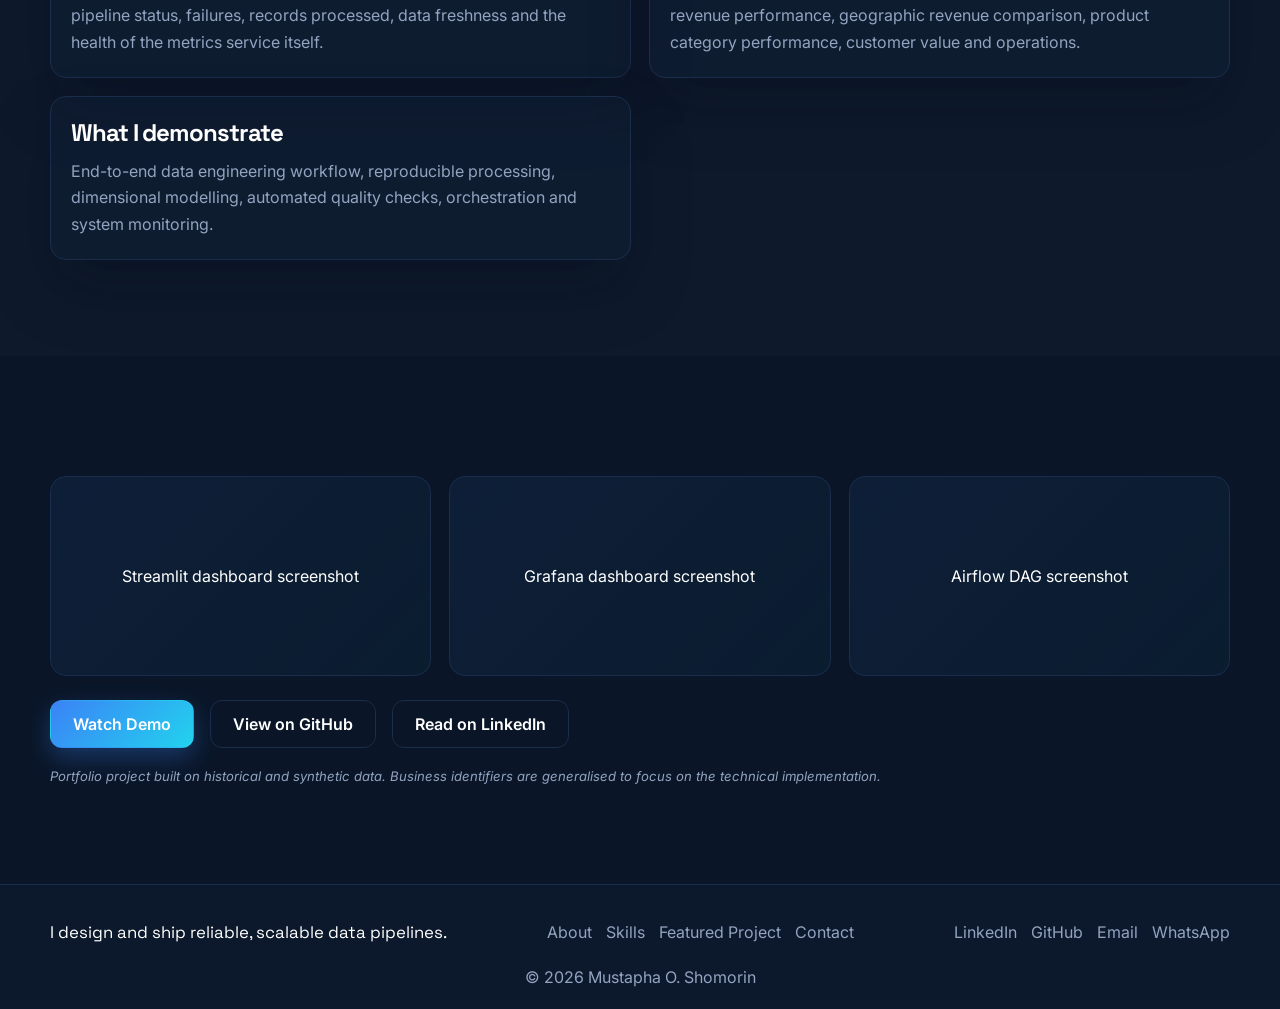
<file: Pages/case-study.html>
<!DOCTYPE html>
<html lang="en">
  <head>
    <meta charset="UTF-8" />
    <meta name="viewport" content="width=device-width, initial-scale=1.0" />
    <title>NorthStar Retail Case Study | Mustapha Shomorin</title>
    <meta name="description" content="Case study for NorthStar Retail, an end-to-end retail data engineering platform built with Python, Redpanda, dbt, Airflow, DuckDB and Streamlit." />
    <link rel="preconnect" href="https://fonts.googleapis.com" />
    <link rel="preconnect" href="https://fonts.gstatic.com" crossorigin />
    <link href="https://fonts.googleapis.com/css2?family=Inter:wght@400;500;600;700;800&family=JetBrains+Mono:wght@400;500;600;700&family=Space+Grotesk:wght@500;600;700&display=swap" rel="stylesheet" />
    <link rel="stylesheet" href="../assests/style.css" />
    <script defer src="../assests/script.js"></script>
  </head>
  <body>
    <header class="site-header">
      <div class="container nav-inner">
        <a class="brand" href="../index.html" aria-label="Mustapha Shomorin home">
          <span class="brand-mark">MS</span>
          <span class="brand-text">
            <span class="brand-name">Mustapha Shomorin</span>
            <span class="brand-role">Data Engineer</span>
          </span>
        </a>

        <nav class="site-nav" aria-label="Primary navigation">
          <ul class="nav-links" id="navLinks">
            <li><a href="../index.html#about">About</a></li>
            <li><a href="../index.html#skills">Skills</a></li>
            <li><a href="../index.html#featured" class="active">Featured Project</a></li>
            <li><a href="projects.html">Projects</a></li>
            <li><a href="blog.html">Blog</a></li>
            <li><a href="../index.html#experience">Experience</a></li>
            <li><a href="../index.html#contact">Contact</a></li>
          </ul>
        </nav>

        <div class="nav-actions">
          <button class="icon-button" id="themeToggle" type="button" aria-label="Toggle dark and light mode">
            <span class="theme-icon" aria-hidden="true">☀</span>
          </button>
          <a class="btn btn-secondary" href="cv.html">Download CV</a>
          <a class="btn btn-primary" href="../index.html#contact">Contact Me</a>
        </div>
      </div>
    </header>

    <main class="case-study-page">
      <section class="section">
        <div class="container">
          <div class="section-heading reveal">
            <p class="eyebrow">Featured project</p>
            <h1>NorthStar Retail: End-to-End Retail Data Platform</h1>
          </div>

          <div class="featured-summary reveal">
            <p>An end-to-end retail data engineering platform that brings together ingestion, storage, transformation, orchestration, data quality, monitoring and business intelligence to turn operational records into trusted commercial and operational insights.</p>
          </div>

          <div class="featured-grid reveal">
            <div class="media-card">
              <div class="video-placeholder">
                <video controls playsinline preload="metadata" src="../demo/NorthStar_Demo.mkv" aria-label="NorthStar Retail demo video"></video>
              </div>
              <p class="caption">Watch the 4-minute demo</p>
            </div>
            <div class="architecture-card">
              <h3>Platform architecture</h3>
              <div class="architecture-flow">
                <div class="flow-step">Sources</div>
                <div class="flow-arrow">→</div>
                <div class="flow-step">Ingestion</div>
                <div class="flow-arrow">→</div>
                <div class="flow-step">Bronze</div>
                <div class="flow-arrow">→</div>
                <div class="flow-step">Silver</div>
                <div class="flow-arrow">→</div>
                <div class="flow-step">Gold</div>
                <div class="flow-arrow">→</div>
                <div class="flow-step">Serving</div>
              </div>
              <p class="small-note">Sources (historical batch data + synthetic order/customer events) → Ingestion (Python, Redpanda) → Bronze → Silver → Gold (DuckDB + dbt) → Serving (Streamlit executive dashboard), with Airflow orchestration and Prometheus/Grafana monitoring across the whole flow.</p>
            </div>
          </div>
        </div>
      </section>

      <section class="section section-soft">
        <div class="container reveal">
          <div class="case-study-box">
            <article class="case-block">
              <h3>The problem</h3>
              <p>Retail teams struggle with fragmented operational data, limited visibility and untrusted reporting. The goal was a reliable data foundation that turns raw transactional records into insights for commercial and operational decisions.</p>
            </article>
            <article class="case-block">
              <h3>Architecture</h3>
              <p>Bronze preserves ingested data, Silver standardises and validates it, and Gold provides business-ready fact tables, dimensions and analytical marts. Data is ingested in batch from a historical retail dataset, while synthetic order and customer activity events demonstrate the streaming pipeline.</p>
            </article>
            <article class="case-block">
              <h3>Tech stack</h3>
              <div class="badge-row">
                <span class="tech-badge">Python</span>
                <span class="tech-badge">Redpanda</span>
                <span class="tech-badge">DuckDB</span>
                <span class="tech-badge">dbt</span>
                <span class="tech-badge">Airflow</span>
                <span class="tech-badge">Streamlit</span>
                <span class="tech-badge">Prometheus</span>
                <span class="tech-badge">Grafana</span>
                <span class="tech-badge">Docker</span>
                <span class="tech-badge">Object storage</span>
              </div>
            </article>
            <article class="case-block">
              <h3>Reliability &amp; data quality</h3>
              <p>Airflow orchestrates ingestion, transformation, validation and final analytical build, and stops downstream processing when required upstream tasks fail. Includes retry behaviour, failure notifications, replay protection and automated quality checks for critical fields, uniqueness, referential integrity and business rules.</p>
            </article>
            <article class="case-block">
              <h3>Monitoring</h3>
              <p>A Grafana system-health dashboard (Prometheus metrics) tracks latest pipeline status, failures, records processed, data freshness and the health of the metrics service itself.</p>
            </article>
            <article class="case-block">
              <h3>Executive dashboard</h3>
              <p>A Streamlit dashboard exposes the Gold layer through five sections: revenue performance, geographic revenue comparison, product category performance, customer value and operations.</p>
            </article>
            <article class="case-block">
              <h3>What I demonstrate</h3>
              <p>End-to-end data engineering workflow, reproducible processing, dimensional modelling, automated quality checks, orchestration and system monitoring.</p>
            </article>
          </div>
        </div>
      </section>

      <section class="section">
        <div class="container reveal">
          <div class="screenshot-row">
            <div class="screenshot-slot"><span>Streamlit dashboard screenshot</span></div>
            <div class="screenshot-slot"><span>Grafana dashboard screenshot</span></div>
            <div class="screenshot-slot"><span>Airflow DAG screenshot</span></div>
          </div>
          <div class="featured-actions">
            <a class="btn btn-primary" href="../demo/NorthStar_Demo.mkv" target="_blank" rel="noreferrer">Watch Demo</a>
            <a class="btn btn-secondary" href="https://github.com/mustapha-shomorin" target="_blank" rel="noreferrer">View on GitHub</a>
            <a class="btn btn-secondary" href="https://www.linkedin.com/in/mustaphashomorin/" target="_blank" rel="noreferrer">Read on LinkedIn</a>
          </div>
          <p class="disclaimer">Portfolio project built on historical and synthetic data. Business identifiers are generalised to focus on the technical implementation.</p>
        </div>
      </section>
    </main>

    <footer class="site-footer">
      <div class="container footer-grid">
        <div>
          <p class="footer-tagline">I design and ship reliable, scalable data pipelines.</p>
        </div>
        <div class="footer-links">
          <a href="../index.html#about">About</a>
          <a href="../index.html#skills">Skills</a>
          <a href="../index.html#featured">Featured Project</a>
          <a href="../index.html#contact">Contact</a>
        </div>
        <div class="footer-socials">
          <a href="https://www.linkedin.com/in/mustaphashomorin/">LinkedIn</a>
          <a href="https://github.com/mustapha-shomorin">GitHub</a>
          <a href="mailto:mustaphashomorin@gmail.com">Email</a>
          <a href="https://wa.me/2349033945003?text=Hi%20Mustapha%2C%20I%20saw%20your%20portfolio%20and%20would%20like%20to%20connect.">WhatsApp</a>
        </div>
      </div>
      <div class="container footer-bottom">
        <p>© 2026 Mustapha O. Shomorin</p>
      </div>
    </footer>

    <button class="back-to-top" type="button" aria-label="Back to top">↑</button>
  </body>
</html>
</file>
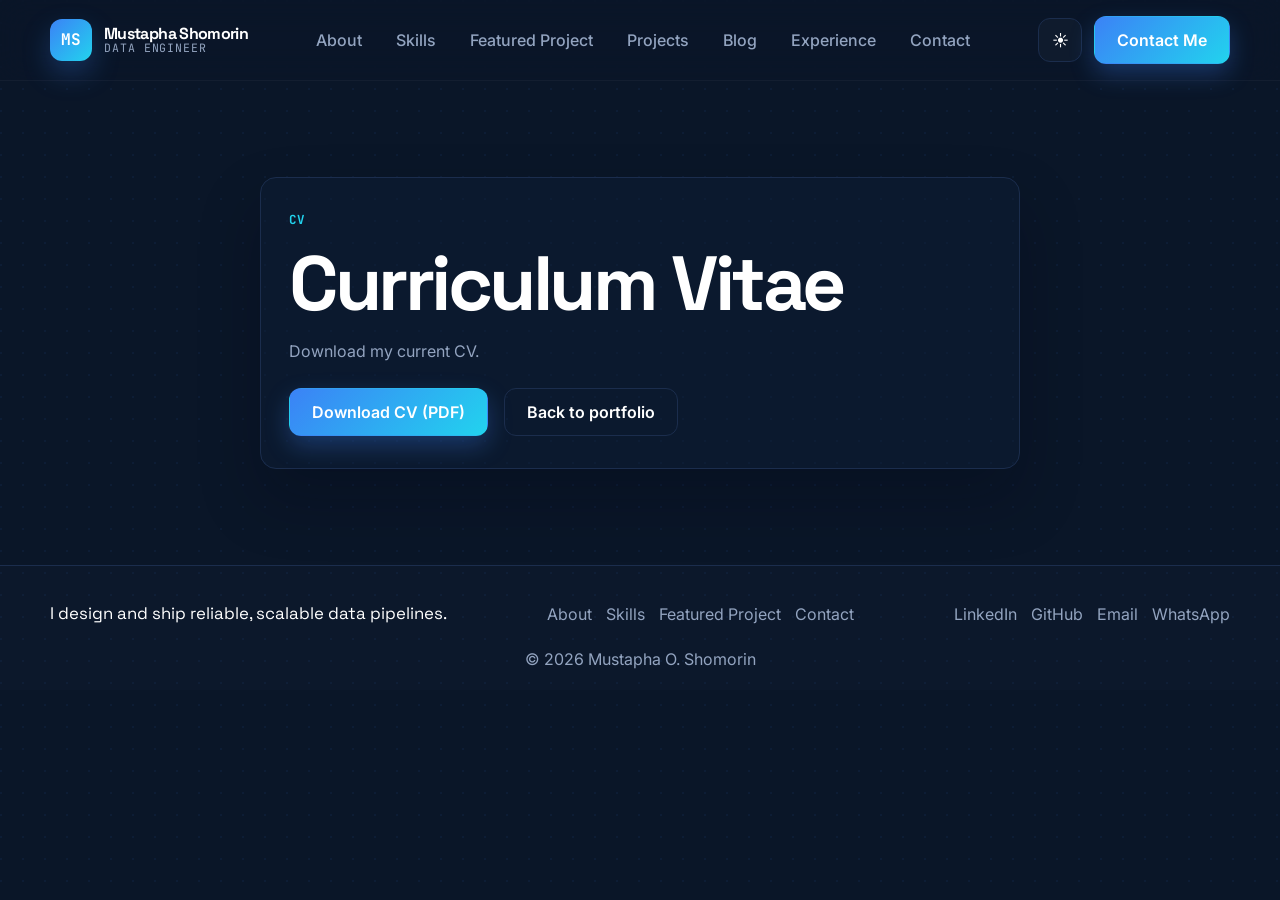
<file: Pages/cv.html>
<!DOCTYPE html>
<html lang="en">
  <head>
    <meta charset="UTF-8" />
    <meta name="viewport" content="width=device-width, initial-scale=1.0" />
    <title>CV | Mustapha Shomorin</title>
    <link rel="preconnect" href="https://fonts.googleapis.com" />
    <link rel="preconnect" href="https://fonts.gstatic.com" crossorigin />
    <link href="https://fonts.googleapis.com/css2?family=Inter:wght@400;500;600;700;800&family=JetBrains+Mono:wght@400;500;600;700&family=Space+Grotesk:wght@500;600;700&display=swap" rel="stylesheet" />
    <link rel="stylesheet" href="../assests/style.css" />
    <script defer src="../assests/script.js"></script>
  </head>
  <body>
    <header class="site-header">
      <div class="container nav-inner">
        <a class="brand" href="../index.html" aria-label="Mustapha Shomorin home">
          <span class="brand-mark">MS</span>
          <span class="brand-text">
            <span class="brand-name">Mustapha Shomorin</span>
            <span class="brand-role">Data Engineer</span>
          </span>
        </a>

        <nav class="site-nav" aria-label="Primary navigation">
          <ul class="nav-links" id="navLinks">
            <li><a href="../index.html#about">About</a></li>
            <li><a href="../index.html#skills">Skills</a></li>
            <li><a href="../index.html#featured">Featured Project</a></li>
            <li><a href="projects.html">Projects</a></li>
            <li><a href="blog.html">Blog</a></li>
            <li><a href="../index.html#experience">Experience</a></li>
            <li><a href="../index.html#contact">Contact</a></li>
          </ul>
        </nav>

        <div class="nav-actions">
          <button class="icon-button" id="themeToggle" type="button" aria-label="Toggle dark and light mode">
            <span class="theme-icon" aria-hidden="true">☀</span>
          </button>
          <a class="btn btn-primary" href="../index.html#contact">Contact Me</a>
        </div>
      </div>
    </header>

    <main class="section">
      <div class="container">
        <div class="reveal" style="max-width: 760px; margin: 0 auto;">
          <div class="case-block" style="padding: 32px 28px;">
            <p class="eyebrow">CV</p>
            <h1>Curriculum Vitae</h1>
            <p style="margin-top: 18px;">Download my current CV.</p>
            <div class="featured-actions" style="margin-top: 24px;">
              <a class="btn btn-primary" href="../cv/Mustapha_Shomorin_CV_Data_Engineer.pdf" download>Download CV (PDF)</a>
              <a class="btn btn-secondary" href="../index.html">Back to portfolio</a>
            </div>
          </div>
        </div>
      </div>
    </main>

    <footer class="site-footer">
      <div class="container footer-grid">
        <div>
          <p class="footer-tagline">I design and ship reliable, scalable data pipelines.</p>
        </div>
        <div class="footer-links">
          <a href="../index.html#about">About</a>
          <a href="../index.html#skills">Skills</a>
          <a href="../index.html#featured">Featured Project</a>
          <a href="../index.html#contact">Contact</a>
        </div>
        <div class="footer-socials">
          <a href="https://www.linkedin.com/in/mustaphashomorin/">LinkedIn</a>
          <a href="https://github.com/mustapha-shomorin">GitHub</a>
          <a href="mailto:mustaphashomorin@gmail.com">Email</a>
          <a href="https://wa.me/2349033945003?text=Hi%20Mustapha%2C%20I%20saw%20your%20portfolio%20and%20would%20like%20to%20connect.">WhatsApp</a>
        </div>
      </div>
      <div class="container footer-bottom">
        <p>© 2026 Mustapha O. Shomorin</p>
      </div>
    </footer>

    <button class="back-to-top" type="button" aria-label="Back to top">↑</button>
  </body>
</html>
</file>
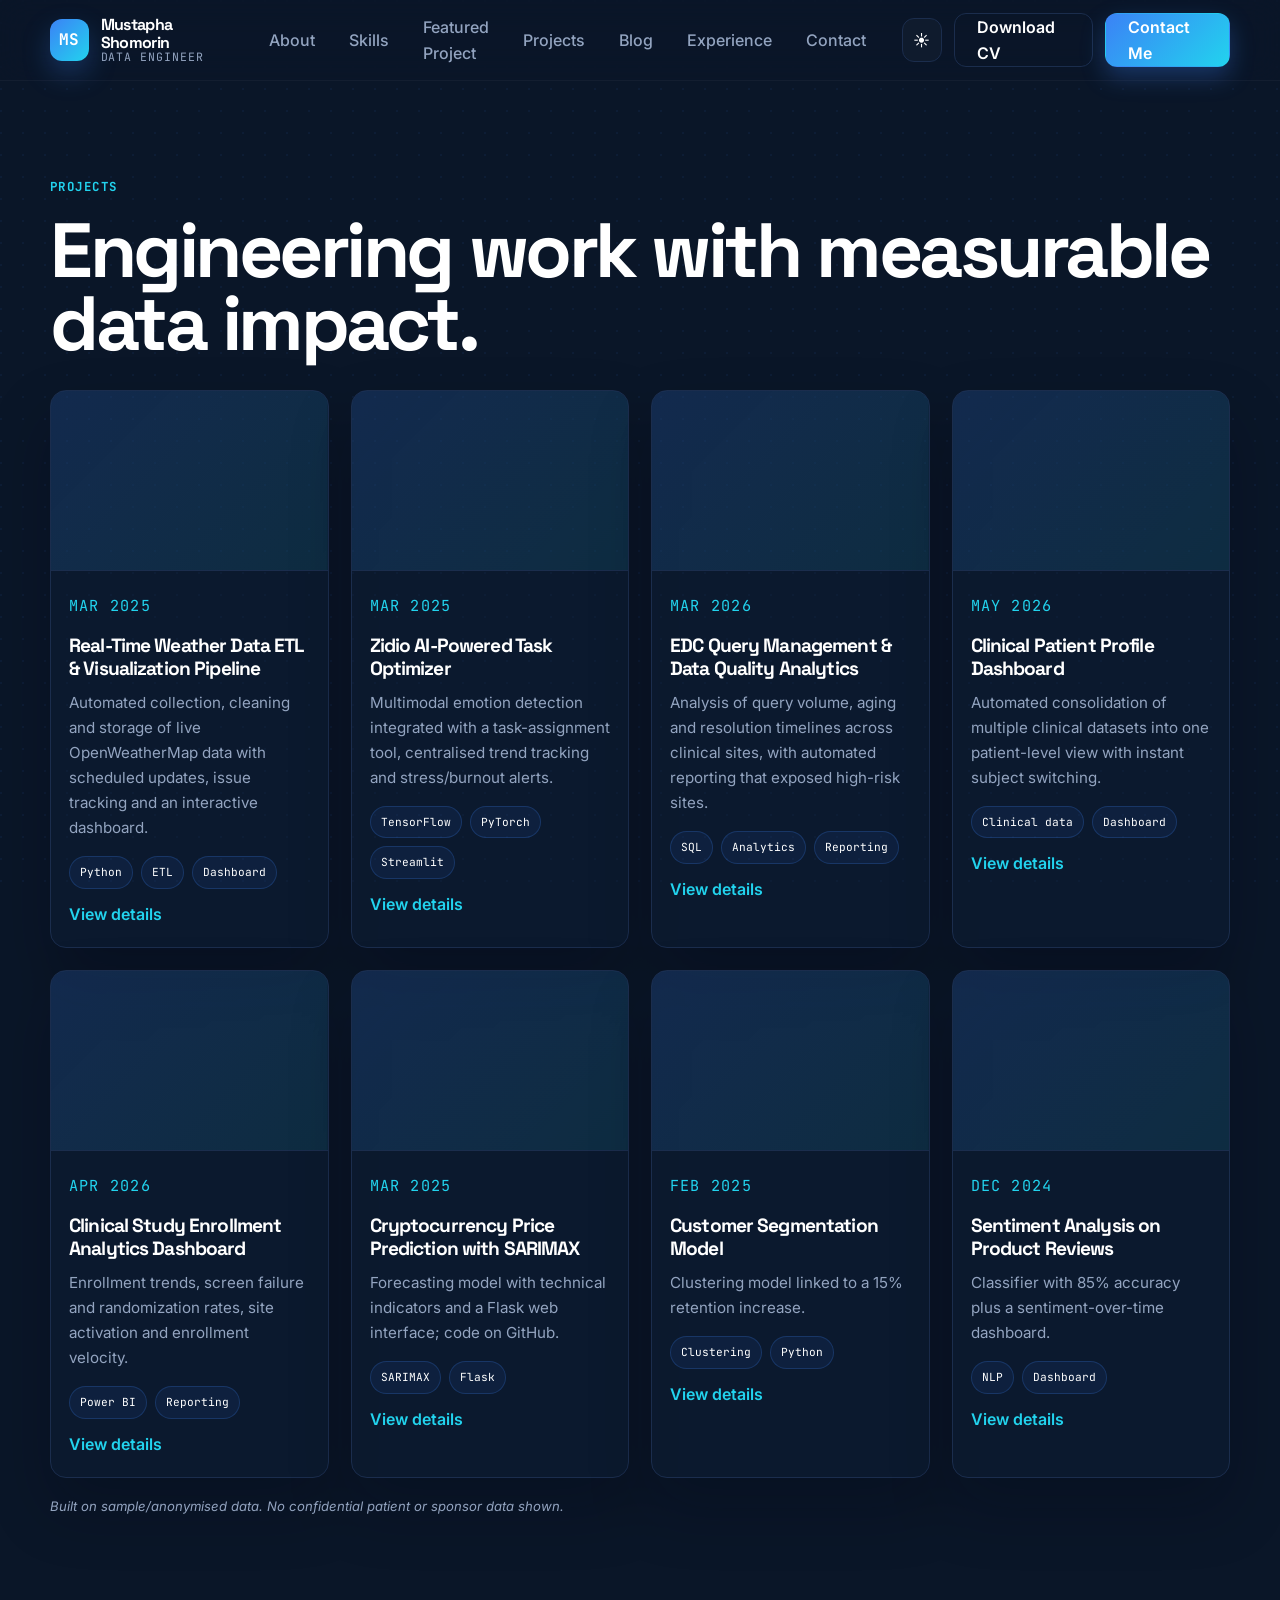
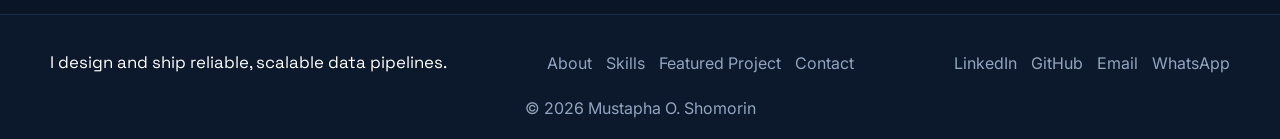
<file: Pages/projects.html>
<!DOCTYPE html>
<html lang="en">
  <head>
    <meta charset="UTF-8" />
    <meta name="viewport" content="width=device-width, initial-scale=1.0" />
    <title>Projects | Mustapha Shomorin</title>
    <meta name="description" content="Projects and engineering work by Mustapha Shomorin covering ETL, analytics, clinical data, ML and data quality projects." />
    <link rel="preconnect" href="https://fonts.googleapis.com" />
    <link rel="preconnect" href="https://fonts.gstatic.com" crossorigin />
    <link href="https://fonts.googleapis.com/css2?family=Inter:wght@400;500;600;700;800&family=JetBrains+Mono:wght@400;500;600;700&family=Space+Grotesk:wght@500;600;700&display=swap" rel="stylesheet" />
    <link rel="stylesheet" href="../assests/style.css" />
    <script defer src="../assests/script.js"></script>
  </head>
  <body>
    <header class="site-header">
      <div class="container nav-inner">
        <a class="brand" href="../index.html" aria-label="Mustapha Shomorin home">
          <span class="brand-mark">MS</span>
          <span class="brand-text">
            <span class="brand-name">Mustapha Shomorin</span>
            <span class="brand-role">Data Engineer</span>
          </span>
        </a>

        <nav class="site-nav" aria-label="Primary navigation">
          <ul class="nav-links" id="navLinks">
            <li><a href="../index.html#about">About</a></li>
            <li><a href="../index.html#skills">Skills</a></li>
            <li><a href="../index.html#featured">Featured Project</a></li>
            <li><a href="projects.html" class="active" aria-current="page">Projects</a></li>
            <li><a href="blog.html">Blog</a></li>
            <li><a href="../index.html#experience">Experience</a></li>
            <li><a href="../index.html#contact">Contact</a></li>
          </ul>
        </nav>

        <div class="nav-actions">
          <button class="icon-button" id="themeToggle" type="button" aria-label="Toggle dark and light mode">
            <span class="theme-icon" aria-hidden="true">☀</span>
          </button>
          <a class="btn btn-secondary" href="cv.html">Download CV</a>
          <a class="btn btn-primary" href="../index.html#contact">Contact Me</a>
        </div>
      </div>
    </header>

    <main class="section">
      <div class="container">
        <div class="section-heading reveal">
          <p class="eyebrow">Projects</p>
          <h1>Engineering work with measurable data impact.</h1>
        </div>

        <div class="project-grid">
          <article class="project-card reveal">
            <div class="project-thumb thumb-one"></div>
            <div class="project-body">
              <p class="project-date">Mar 2025</p>
              <h3>Real-Time Weather Data ETL &amp; Visualization Pipeline</h3>
              <p>Automated collection, cleaning and storage of live OpenWeatherMap data with scheduled updates, issue tracking and an interactive dashboard.</p>
              <div class="badge-row"><span class="tech-badge">Python</span><span class="tech-badge">ETL</span><span class="tech-badge">Dashboard</span></div>
              <a href="case-study.html" class="text-link">View details</a>
            </div>
          </article>

          <article class="project-card reveal">
            <div class="project-thumb thumb-two"></div>
            <div class="project-body">
              <p class="project-date">Mar 2025</p>
              <h3>Zidio AI-Powered Task Optimizer</h3>
              <p>Multimodal emotion detection integrated with a task-assignment tool, centralised trend tracking and stress/burnout alerts.</p>
              <div class="badge-row"><span class="tech-badge">TensorFlow</span><span class="tech-badge">PyTorch</span><span class="tech-badge">Streamlit</span></div>
              <a href="case-study.html" class="text-link">View details</a>
            </div>
          </article>

          <article class="project-card reveal">
            <div class="project-thumb thumb-three"></div>
            <div class="project-body">
              <p class="project-date">Mar 2026</p>
              <h3>EDC Query Management &amp; Data Quality Analytics</h3>
              <p>Analysis of query volume, aging and resolution timelines across clinical sites, with automated reporting that exposed high-risk sites.</p>
              <div class="badge-row"><span class="tech-badge">SQL</span><span class="tech-badge">Analytics</span><span class="tech-badge">Reporting</span></div>
              <a href="case-study.html" class="text-link">View details</a>
            </div>
          </article>

          <article class="project-card reveal">
            <div class="project-thumb thumb-four"></div>
            <div class="project-body">
              <p class="project-date">May 2026</p>
              <h3>Clinical Patient Profile Dashboard</h3>
              <p>Automated consolidation of multiple clinical datasets into one patient-level view with instant subject switching.</p>
              <div class="badge-row"><span class="tech-badge">Clinical data</span><span class="tech-badge">Dashboard</span></div>
              <a href="case-study.html" class="text-link">View details</a>
            </div>
          </article>

          <article class="project-card reveal">
            <div class="project-thumb thumb-five"></div>
            <div class="project-body">
              <p class="project-date">Apr 2026</p>
              <h3>Clinical Study Enrollment Analytics Dashboard</h3>
              <p>Enrollment trends, screen failure and randomization rates, site activation and enrollment velocity.</p>
              <div class="badge-row"><span class="tech-badge">Power BI</span><span class="tech-badge">Reporting</span></div>
              <a href="case-study.html" class="text-link">View details</a>
            </div>
          </article>

          <article class="project-card reveal">
            <div class="project-thumb thumb-six"></div>
            <div class="project-body">
              <p class="project-date">Mar 2025</p>
              <h3>Cryptocurrency Price Prediction with SARIMAX</h3>
              <p>Forecasting model with technical indicators and a Flask web interface; code on GitHub.</p>
              <div class="badge-row"><span class="tech-badge">SARIMAX</span><span class="tech-badge">Flask</span></div>
              <a href="case-study.html" class="text-link">View details</a>
            </div>
          </article>

          <article class="project-card reveal">
            <div class="project-thumb thumb-seven"></div>
            <div class="project-body">
              <p class="project-date">Feb 2025</p>
              <h3>Customer Segmentation Model</h3>
              <p>Clustering model linked to a 15% retention increase.</p>
              <div class="badge-row"><span class="tech-badge">Clustering</span><span class="tech-badge">Python</span></div>
              <a href="case-study.html" class="text-link">View details</a>
            </div>
          </article>

          <article class="project-card reveal">
            <div class="project-thumb thumb-eight"></div>
            <div class="project-body">
              <p class="project-date">Dec 2024</p>
              <h3>Sentiment Analysis on Product Reviews</h3>
              <p>Classifier with 85% accuracy plus a sentiment-over-time dashboard.</p>
              <div class="badge-row"><span class="tech-badge">NLP</span><span class="tech-badge">Dashboard</span></div>
              <a href="case-study.html" class="text-link">View details</a>
            </div>
          </article>
        </div>

        <p class="disclaimer reveal">Built on sample/anonymised data. No confidential patient or sponsor data shown.</p>
      </div>
    </main>

    <footer class="site-footer">
      <div class="container footer-grid">
        <div>
          <p class="footer-tagline">I design and ship reliable, scalable data pipelines.</p>
        </div>
        <div class="footer-links">
          <a href="../index.html#about">About</a>
          <a href="../index.html#skills">Skills</a>
          <a href="../index.html#featured">Featured Project</a>
          <a href="../index.html#contact">Contact</a>
        </div>
        <div class="footer-socials">
          <a href="https://www.linkedin.com/in/mustaphashomorin/">LinkedIn</a>
          <a href="https://github.com/mustapha-shomorin">GitHub</a>
          <a href="mailto:mustaphashomorin@gmail.com">Email</a>
          <a href="https://wa.me/2349033945003?text=Hi%20Mustapha%2C%20I%20saw%20your%20portfolio%20and%20would%20like%20to%20connect.">WhatsApp</a>
        </div>
      </div>
      <div class="container footer-bottom">
        <p>© 2026 Mustapha O. Shomorin</p>
      </div>
    </footer>

    <button class="back-to-top" type="button" aria-label="Back to top">↑</button>
  </body>
</html>
</file>
<file: assests/style.css>
:root {
  --bg: #0a1628;
  --bg-alt: #0c1d33;
  --surface: #0f1f38;
  --surface-strong: #12273f;
  --card: rgba(17, 31, 53, 0.72);
  --border: #1b2d4d;
  --text: #e8eef9;
  --text-strong: #ffffff;
  --muted: #93a4c0;
  --accent: #3b82f6;
  --accent-strong: #255ee7;
  --cyan: #22d3ee;
  --amber: #fbbf24;
  --shadow: 0 30px 60px rgba(2, 6, 23, 0.28);
  --grid: rgba(59, 130, 246, 0.12);
  --head: 'Space Grotesk', 'Segoe UI', sans-serif;
  --body: 'Inter', 'Segoe UI', sans-serif;
  --mono: 'JetBrains Mono', 'SFMono-Regular', monospace;
  --radius: 16px;
  --radius-sm: 12px;
  --container: 1180px;
  --transition: 220ms ease;
}

[data-theme='light'] {
  --bg: #f7f9fc;
  --bg-alt: #edf3fb;
  --surface: #ffffff;
  --surface-strong: #edf2f9;
  --card: rgba(255, 255, 255, 0.9);
  --border: #d6e0ee;
  --text: #0b1b33;
  --text-strong: #081a2f;
  --muted: #5b6e8c;
  --shadow: 0 25px 60px rgba(15, 23, 42, 0.08);
  --grid: rgba(59, 130, 246, 0.08);
}

* {
  box-sizing: border-box;
}

html {
  scroll-behavior: smooth;
}

body {
  margin: 0;
  font-family: var(--body);
  background: var(--bg);
  color: var(--text);
  line-height: 1.65;
  text-rendering: optimizeLegibility;
  -webkit-font-smoothing: antialiased;
}

body::before {
  content: '';
  position: fixed;
  inset: 0;
  background-image: radial-gradient(circle at 1px 1px, var(--grid) 1px, transparent 0);
  background-size: 22px 22px;
  opacity: 0.55;
  pointer-events: none;
  z-index: 0;
}

img {
  max-width: 100%;
  display: block;
}

a {
  color: inherit;
  text-decoration: none;
}

button,
input,
textarea {
  font: inherit;
}

button {
  cursor: pointer;
}

main,
footer,
header {
  position: relative;
  z-index: 1;
}

.container {
  width: min(var(--container), calc(100% - 32px));
  margin: 0 auto;
}

.section {
  padding: 96px 0;
}

.section-soft {
  background: rgba(148, 163, 184, 0.03);
}

.eyebrow {
  margin: 0 0 16px;
  color: var(--cyan);
  font-size: 0.78rem;
  font-weight: 700;
  letter-spacing: 0.12em;
  text-transform: uppercase;
  font-family: var(--mono);
}

h1, h2, h3 {
  margin: 0;
  font-family: var(--head);
  letter-spacing: -0.045em;
  color: var(--text-strong);
}

h1 {
  font-size: clamp(2.8rem, 6vw, 5rem);
  line-height: 0.95;
  margin-bottom: 18px;
}

h2 {
  font-size: clamp(2rem, 3.5vw, 3rem);
  line-height: 1.05;
}

h3 {
  font-size: clamp(1.2rem, 2vw, 1.5rem);
  line-height: 1.2;
}

p {
  margin: 0;
  color: var(--muted);
}

.btn {
  display: inline-flex;
  align-items: center;
  justify-content: center;
  min-height: 48px;
  padding: 0 22px;
  border-radius: var(--radius-sm);
  font-weight: 600;
  transition: transform var(--transition), box-shadow var(--transition), border-color var(--transition), background var(--transition);
  border: 1px solid transparent;
}

.btn:hover,
.btn:focus-visible {
  transform: translateY(-1px);
}

.btn-primary {
  background: linear-gradient(135deg, var(--accent), var(--cyan));
  color: #fff;
  box-shadow: 0 10px 25px rgba(59, 130, 246, 0.3);
}

.btn-secondary {
  background: transparent;
  border-color: var(--border);
  color: var(--text-strong);
}

.btn-ghost {
  background: rgba(59, 130, 246, 0.08);
  color: var(--text-strong);
  border-color: rgba(59, 130, 246, 0.3);
}

.btn.disabled,
.btn:disabled {
  opacity: 0.5;
  pointer-events: none;
}

.site-header {
  position: sticky;
  top: 0;
  z-index: 50;
  backdrop-filter: blur(16px);
  background: rgba(10, 22, 40, 0.7);
  border-bottom: 1px solid rgba(255, 255, 255, 0.04);
}

[data-theme='light'] .site-header {
  background: rgba(247, 249, 252, 0.72);
}

.nav-inner {
  display: flex;
  align-items: center;
  justify-content: space-between;
  min-height: 80px;
  gap: 24px;
}

.brand {
  display: inline-flex;
  align-items: center;
  gap: 12px;
  min-width: 0;
}

.brand-mark {
  display: grid;
  place-items: center;
  width: 42px;
  height: 42px;
  border-radius: 12px;
  background: linear-gradient(135deg, var(--accent), var(--cyan));
  color: #fff;
  font-family: var(--mono);
  font-weight: 700;
  box-shadow: 0 12px 28px rgba(59, 130, 246, 0.28);
}

.brand-text {
  display: flex;
  flex-direction: column;
  line-height: 1.1;
}

.brand-name {
  font-weight: 700;
  color: var(--text-strong);
  font-family: var(--head);
  letter-spacing: -0.04em;
}

.brand-role {
  font-size: 0.72rem;
  color: var(--muted);
  font-family: var(--mono);
  text-transform: uppercase;
  letter-spacing: 0.08em;
}

.site-nav {
  flex: 1;
  display: flex;
  justify-content: center;
}

.nav-links {
  display: flex;
  align-items: center;
  gap: 10px;
  padding: 0;
  margin: 0;
  list-style: none;
}

.nav-links a {
  position: relative;
  display: inline-flex;
  align-items: center;
  padding: 10px 12px;
  border-radius: 10px;
  color: var(--muted);
  font-weight: 500;
  transition: color var(--transition), background var(--transition);
}

.nav-links a:hover,
.nav-links a:focus-visible,
.nav-links a.active {
  color: var(--text-strong);
  background: rgba(148, 163, 184, 0.08);
}

.nav-actions {
  display: flex;
  align-items: center;
  gap: 12px;
}

.icon-button {
  width: 44px;
  height: 44px;
  border-radius: 12px;
  border: 1px solid var(--border);
  background: rgba(148, 163, 184, 0.04);
  color: var(--text-strong);
}

.hero {
  position: relative;
  overflow: hidden;
  padding-top: 60px;
  padding-bottom: 56px;
}

.hero-background {
  position: absolute;
  inset: 0;
  overflow: hidden;
  pointer-events: none;
}

.orb {
  position: absolute;
  border-radius: 50%;
  filter: blur(50px);
  opacity: 0.35;
}

.orb-one {
  width: 420px;
  height: 420px;
  background: rgba(59, 130, 246, 0.18);
  top: -160px;
  left: -60px;
}

.orb-two {
  width: 340px;
  height: 340px;
  background: rgba(34, 211, 238, 0.18);
  right: 2%;
  top: 90px;
}

.data-grid {
  position: absolute;
  inset: 0;
  background-image: linear-gradient(var(--grid) 1px, transparent 1px), linear-gradient(90deg, var(--grid) 1px, transparent 1px);
  background-size: 32px 32px;
  mask-image: radial-gradient(circle at center, black 35%, transparent 100%);
  opacity: 0.25;
}

.node-flow {
  position: absolute;
  height: 1px;
  background: linear-gradient(90deg, transparent, rgba(34, 211, 238, 0.7), transparent);
  box-shadow: 0 0 10px rgba(34, 211, 238, 0.6);
}

.node-flow::before,
.node-flow::after {
  content: '';
  position: absolute;
  width: 8px;
  height: 8px;
  border-radius: 50%;
  background: var(--cyan);
  top: 50%;
  transform: translateY(-50%);
  box-shadow: 0 0 18px rgba(34, 211, 238, 0.9);
}

.node-flow::before { left: 10%; }
.node-flow::after { right: 10%; }

.node-flow-1 { top: 26%; left: 18%; width: 32%; transform: rotate(18deg); }
.node-flow-2 { top: 42%; right: 18%; width: 28%; transform: rotate(-12deg); }
.node-flow-3 { bottom: 22%; left: 26%; width: 28%; transform: rotate(10deg); }

.hero-grid {
  position: relative;
  display: grid;
  grid-template-columns: 1.1fr 0.9fr;
  gap: 52px;
  align-items: center;
}

.hero-copy {
  max-width: 650px;
}

.hero-copy .lead {
  max-width: 620px;
  font-size: clamp(1.06rem, 1.8vw, 1.5rem);
  line-height: 1.6;
  color: var(--muted);
  margin-top: 18px;
}

.typing-line {
  min-height: 52px;
  margin-top: 12px;
  margin-bottom: 10px;
  font-size: clamp(1.1rem, 2vw, 1.7rem);
  font-weight: 700;
  color: var(--cyan);
  font-family: var(--mono);
}

.typing-cursor {
  display: inline-block;
  color: var(--cyan);
  animation: blink 1s step-end infinite;
}

@keyframes blink {
  50% { opacity: 0; }
}

.hero-actions {
  display: flex;
  flex-wrap: wrap;
  gap: 16px;
  margin-top: 30px;
}

.social-list {
  list-style: none;
  display: flex;
  flex-wrap: wrap;
  gap: 14px;
  padding: 0;
  margin: 36px 0 0;
}

.social-list li {
  flex: 1 1 220px;
}

.social-list a {
  display: flex;
  flex-direction: column;
  gap: 6px;
  padding: 12px 14px;
  border-radius: 12px;
  border: 1px solid var(--border);
  background: rgba(15, 31, 56, 0.36);
  color: var(--text-strong);
  transition: border-color var(--transition), transform var(--transition), background var(--transition);
}

.social-list a:hover,
.social-list a:focus-visible {
  transform: translateY(-2px);
  border-color: rgba(59, 130, 246, 0.6);
  background: rgba(59, 130, 246, 0.06);
}

.social-list span {
  font-weight: 600;
}

.social-list small {
  font-size: 0.72rem;
  color: var(--muted);
  font-family: var(--mono);
}

.placeholder {
  color: var(--amber);
  font-family: var(--mono);
  font-size: 0.72rem;
}

.hero-visual {
  position: relative;
  display: flex;
  justify-content: center;
  align-items: center;
  min-height: 560px;
}

.portrait-frame {
  position: relative;
  width: min(100%, 440px);
  aspect-ratio: 4 / 5.1;
  border-radius: 28px;
  overflow: hidden;
  border: 1px solid rgba(59, 130, 246, 0.4);
  background: linear-gradient(135deg, rgba(59, 130, 246, 0.18), rgba(34, 211, 238, 0.08));
  box-shadow: 0 20px 55px rgba(59, 130, 246, 0.25);
}

.portrait-frame::before {
  content: '';
  position: absolute;
  inset: 0;
  background: linear-gradient(180deg, rgba(10, 22, 40, 0.04), rgba(10, 22, 40, 0.26));
}

.portrait-frame img {
  width: 100%;
  height: 100%;
  object-fit: cover;
  filter: saturate(0.95) contrast(1.05);
}

.mini-card {
  position: absolute;
  display: inline-flex;
  align-items: center;
  min-height: 56px;
  padding: 12px 16px;
  border-radius: 14px;
  background: rgba(15, 31, 56, 0.82);
  border: 1px solid var(--border);
  backdrop-filter: blur(10px);
  box-shadow: var(--shadow);
}

.mini-card .mini-label {
  font-size: 0.74rem;
  color: var(--text-strong);
  font-family: var(--mono);
  letter-spacing: 0.02em;
}

.card-one {
  left: 4%;
  top: 14%;
}

.card-two {
  right: 2%;
  top: 22%;
}

.card-three {
  left: 16%;
  bottom: 7%;
}

.impact-strip {
  padding: 26px 0 0;
}

.impact-grid {
  display: grid;
  grid-template-columns: repeat(5, minmax(0, 1fr));
  gap: 20px;
}

.impact-metric {
  padding: 26px 18px;
  border-radius: var(--radius);
  border: 1px solid var(--border);
  background: linear-gradient(180deg, rgba(17, 31, 53, 0.7), rgba(17, 31, 53, 0.4));
  box-shadow: var(--shadow);
}

[data-theme='light'] .impact-metric {
  background: linear-gradient(180deg, rgba(255, 255, 255, 0.9), rgba(237, 242, 249, 0.9));
}

.metric {
  display: block;
  margin-bottom: 8px;
  font-size: clamp(1.4rem, 2vw, 2rem);
  font-weight: 700;
  font-family: var(--mono);
  color: var(--text-strong);
}

.impact-metric p {
  font-size: 0.82rem;
  line-height: 1.5;
}

.section-heading {
  margin-bottom: 30px;
}

.about-grid {
  display: grid;
  grid-template-columns: 1.2fr 0.8fr;
  gap: 32px;
  align-items: start;
}

.about-copy {
  display: grid;
  gap: 22px;
  font-size: 1.08rem;
}

.facts-card {
  padding: 26px 24px;
  border-radius: var(--radius);
  border: 1px solid var(--border);
  background: rgba(15, 31, 56, 0.42);
  box-shadow: var(--shadow);
}

[data-theme='light'] .facts-card {
  background: rgba(255, 255, 255, 0.9);
}

.facts-card h3 {
  margin-bottom: 18px;
}

.facts-card ul {
  list-style: none;
  margin: 0;
  padding: 0;
  display: grid;
  gap: 14px;
}

.facts-card li {
  display: grid;
  gap: 6px;
  padding-top: 12px;
  border-top: 1px solid var(--border);
}

.facts-card span {
  font-size: 0.72rem;
  color: var(--muted);
  font-family: var(--mono);
  text-transform: uppercase;
  letter-spacing: 0.08em;
}

.skills-grid {
  display: grid;
  grid-template-columns: repeat(4, minmax(0, 1fr));
  gap: 22px;
}

.skill-card,
.project-card,
.edu-card,
.contact-card,
.case-block,
.media-card,
.architecture-card,
.timeline-content,
.fact-card {
  border: 1px solid var(--border);
  background: rgba(15, 31, 56, 0.42);
  border-radius: var(--radius);
  box-shadow: var(--shadow);
}

[data-theme='light'] .skill-card,
[data-theme='light'] .project-card,
[data-theme='light'] .edu-card,
[data-theme='light'] .contact-card,
[data-theme='light'] .case-block,
[data-theme='light'] .media-card,
[data-theme='light'] .architecture-card,
[data-theme='light'] .timeline-content {
  background: rgba(255, 255, 255, 0.9);
}

.skill-card {
  padding: 24px 20px 18px;
}

.skill-card h3 {
  margin-bottom: 10px;
}

.skill-card p {
  margin-bottom: 16px;
}

.badge-row {
  display: flex;
  flex-wrap: wrap;
  gap: 8px;
}

.tech-badge,
.tag-inline {
  display: inline-flex;
  align-items: center;
  min-height: 30px;
  border-radius: 999px;
  padding: 6px 10px;
  border: 1px solid rgba(59, 130, 246, 0.22);
  background: rgba(59, 130, 246, 0.08);
  color: var(--text-strong);
  font-size: 0.7rem;
  font-family: var(--mono);
}

.featured-summary {
  margin-bottom: 26px;
  font-size: 1.05rem;
}

.featured-grid {
  display: grid;
  grid-template-columns: 1.1fr 0.9fr;
  gap: 22px;
  margin-bottom: 26px;
}

.video-placeholder {
  display: grid;
  place-items: center;
  min-height: 310px;
  border-radius: 18px;
  overflow: hidden;
  background: linear-gradient(135deg, rgba(59, 130, 246, 0.2), rgba(34, 211, 238, 0.08));
  border: 1px solid var(--border);
}

.video-placeholder video {
  width: 100%;
  height: 100%;
  display: block;
  background: #050d1a;
  object-fit: cover;
}

.play-button {
  width: 86px;
  height: 86px;
  border-radius: 50%;
  border: none;
  background: rgba(10, 22, 40, 0.82);
  color: #fff;
  font-size: 2rem;
  box-shadow: 0 15px 35px rgba(15, 23, 42, 0.3);
}

.caption {
  margin-top: 12px;
  font-size: 0.88rem;
  color: var(--muted);
  text-align: center;
}

.architecture-card {
  padding: 24px 20px;
}

.architecture-card h3 {
  margin-bottom: 18px;
}

.architecture-flow {
  display: flex;
  flex-wrap: wrap;
  align-items: center;
  gap: 10px;
  margin-bottom: 18px;
}

.flow-step {
  display: inline-flex;
  align-items: center;
  justify-content: center;
  min-height: 52px;
  padding: 0 12px;
  border-radius: 12px;
  background: rgba(59, 130, 246, 0.12);
  border: 1px solid rgba(59, 130, 246, 0.25);
  color: var(--text-strong);
  font-weight: 600;
}

.flow-arrow {
  color: var(--cyan);
  font-weight: 700;
}

.small-note {
  font-size: 0.9rem;
}

.case-study-box {
  display: grid;
  gap: 18px;
  grid-template-columns: repeat(2, minmax(0, 1fr));
}

.case-block {
  padding: 22px 20px;
}

.case-block h3 {
  margin-bottom: 10px;
}

.screenshot-row {
  display: grid;
  grid-template-columns: repeat(3, minmax(0, 1fr));
  gap: 18px;
  margin-top: 24px;
}

.screenshot-slot {
  display: grid;
  place-items: center;
  min-height: 200px;
  border: 1px solid var(--border);
  border-radius: var(--radius);
  background: linear-gradient(135deg, rgba(59, 130, 246, 0.08), rgba(34, 211, 238, 0.04));
  color: var(--text-strong);
  text-align: center;
  padding: 16px;
}

.featured-actions {
  display: flex;
  flex-wrap: wrap;
  gap: 16px;
  margin-top: 24px;
}

.disclaimer {
  margin-top: 18px;
  font-size: 0.82rem;
  color: var(--muted);
  font-style: italic;
}

.project-grid {
  display: grid;
  grid-template-columns: repeat(4, minmax(0, 1fr));
  gap: 22px;
}

.blog-grid {
  display: grid;
  grid-template-columns: repeat(3, minmax(0, 1fr));
  align-items: start;
  gap: 22px;
}

.blog-card {
  display: flex;
  min-height: 100%;
  flex-direction: column;
  padding: 24px 22px;
  border: 1px solid var(--border);
  border-radius: var(--radius);
  background: rgba(15, 31, 56, 0.42);
  box-shadow: var(--shadow);
}

[data-theme='light'] .blog-card {
  background: rgba(255, 255, 255, 0.9);
}

.blog-topic {
  margin-bottom: 14px;
  color: var(--cyan);
  font-family: var(--mono);
  font-size: 0.72rem;
  text-transform: uppercase;
}

.blog-card h2 {
  margin-bottom: 14px;
  color: var(--text-strong);
  font-family: var(--display);
  font-size: 1.35rem;
  line-height: 1.3;
}

.blog-card p {
  margin-bottom: 14px;
  color: var(--muted);
  font-size: 0.95rem;
}

.project-card {
  overflow: hidden;
}

.project-thumb {
  height: 180px;
  background-size: cover;
  background-position: center;
  border-bottom: 1px solid var(--border);
}

.thumb-one { background-image: linear-gradient(135deg, rgba(59,130,246,0.16), rgba(34,211,238,0.1)), url('https://images.unsplash.com/photo-1504384308090-c894fdcc538d?auto=format&fit=crop&w=800&q=80'); }
.thumb-two { background-image: linear-gradient(135deg, rgba(59,130,246,0.16), rgba(34,211,238,0.1)), url('https://images.unsplash.com/photo-1516321318423-f06f85e504b3?auto=format&fit=crop&w=800&q=80'); }
.thumb-three { background-image: linear-gradient(135deg, rgba(59,130,246,0.16), rgba(34,211,238,0.1)), url('https://images.unsplash.com/photo-1576091160550-2173dba999ef?auto=format&fit=crop&w=800&q=80'); }
.thumb-four { background-image: linear-gradient(135deg, rgba(59,130,246,0.16), rgba(34,211,238,0.1)), url('https://images.unsplash.com/photo-1576765608535-5f04d1e3f289?auto=format&fit=crop&w=800&q=80'); }
.thumb-five { background-image: linear-gradient(135deg, rgba(59,130,246,0.16), rgba(34,211,238,0.1)), url('https://images.unsplash.com/photo-1552664730-d307ca884978?auto=format&fit=crop&w=800&q=80'); }
.thumb-six { background-image: linear-gradient(135deg, rgba(59,130,246,0.16), rgba(34,211,238,0.1)), url('https://images.unsplash.com/photo-1611974789855-9c2a0a7236a3?auto=format&fit=crop&w=800&q=80'); }
.thumb-seven { background-image: linear-gradient(135deg, rgba(59,130,246,0.16), rgba(34,211,238,0.1)), url('https://images.unsplash.com/photo-1460925895917-afdab827c52f?auto=format&fit=crop&w=800&q=80'); }
.thumb-eight { background-image: linear-gradient(135deg, rgba(59,130,246,0.16), rgba(34,211,238,0.1)), url('https://images.unsplash.com/photo-1522202176988-66273c2fd55f?auto=format&fit=crop&w=800&q=80'); }

.project-body {
  padding: 22px 18px 20px;
}

.project-date {
  margin-bottom: 10px;
  font-size: 0.72rem;
  font-family: var(--mono);
  color: var(--cyan);
  text-transform: uppercase;
  letter-spacing: 0.08em;
}

.project-body h3 {
  margin-bottom: 10px;
  font-size: 1.2rem;
}

.project-body p {
  margin-bottom: 16px;
  font-size: 0.95rem;
}

.text-link {
  display: inline-flex;
  margin-top: 12px;
  color: var(--cyan);
  font-weight: 600;
}

.timeline {
  position: relative;
  display: grid;
  gap: 22px;
}

.timeline::before {
  content: '';
  position: absolute;
  left: 17px;
  top: 0;
  bottom: 0;
  width: 2px;
  background: rgba(59, 130, 246, 0.2);
}

.timeline-item {
  position: relative;
  display: grid;
  grid-template-columns: 40px 1fr;
  gap: 24px;
  align-items: start;
}

.timeline-marker {
  position: relative;
  width: 14px;
  height: 14px;
  border-radius: 50%;
  background: linear-gradient(135deg, var(--accent), var(--cyan));
  margin-top: 20px;
  box-shadow: 0 0 0 5px rgba(59, 130, 246, 0.15);
  z-index: 1;
}

.timeline-content {
  padding: 22px 22px 18px;
}

.timeline-header {
  display: flex;
  justify-content: space-between;
  flex-wrap: wrap;
  gap: 10px;
  align-items: baseline;
  margin-bottom: 8px;
}

.timeline-header span {
  color: var(--muted);
  font-size: 0.82rem;
}

.role {
  font-size: 1rem;
  color: var(--text-strong);
  font-weight: 600;
  margin-bottom: 6px;
}

.dates {
  margin-bottom: 12px;
  font-size: 0.8rem;
  color: var(--muted);
  font-family: var(--mono);
}

.timeline-content ul {
  list-style: disc;
  margin: 0 0 18px;
  padding-left: 20px;
  display: grid;
  gap: 8px;
  color: var(--muted);
}

.env-row {
  display: flex;
  flex-wrap: wrap;
  align-items: center;
  gap: 8px;
}

.env-tag {
  font-family: var(--mono);
  font-size: 0.7rem;
  text-transform: uppercase;
  letter-spacing: 0.08em;
  color: var(--muted);
}

.edu-grid {
  display: grid;
  grid-template-columns: repeat(5, minmax(0, 1fr));
  gap: 20px;
}

.edu-card {
  padding: 22px 18px;
}

.edu-label {
  display: inline-block;
  margin-bottom: 12px;
  color: var(--cyan);
  font-size: 0.72rem;
  font-family: var(--mono);
  text-transform: uppercase;
  letter-spacing: 0.08em;
}

.edu-card h3 {
  margin-bottom: 8px;
  font-size: 1.1rem;
}

.contact-section {
  padding-bottom: 110px;
}

.contact-grid {
  display: grid;
  grid-template-columns: repeat(3, minmax(0, 1fr));
  gap: 20px;
}

.contact-card {
  display: grid;
  gap: 8px;
  padding: 24px 20px;
  transition: transform var(--transition), border-color var(--transition);
}

.contact-card:hover,
.contact-card:focus-visible {
  transform: translateY(-2px);
  border-color: rgba(59, 130, 246, 0.4);
}

.contact-type {
  font-size: 0.76rem;
  color: var(--muted);
  font-family: var(--mono);
  text-transform: uppercase;
  letter-spacing: 0.08em;
}

.contact-card strong {
  font-size: 1rem;
  color: var(--text-strong);
}

.contact-note {
  margin-top: 24px;
  font-size: 1rem;
  color: var(--muted);
}

.contact-form {
  margin-top: 28px;
  display: grid;
  gap: 18px;
}

.field-row {
  display: grid;
  grid-template-columns: repeat(2, minmax(0, 1fr));
  gap: 18px;
}

.contact-form label {
  display: grid;
  gap: 8px;
  color: var(--text-strong);
  font-weight: 600;
}

.contact-form input,
.contact-form textarea {
  width: 100%;
  border-radius: 12px;
  border: 1px solid var(--border);
  background: rgba(17, 31, 53, 0.36);
  color: var(--text-strong);
  padding: 14px 16px;
}

.contact-form textarea {
  resize: vertical;
  min-height: 140px;
}

.site-footer {
  position: relative;
  z-index: 1;
  padding: 34px 0 18px;
  border-top: 1px solid var(--border);
  background: rgba(148, 163, 184, 0.02);
}

.footer-grid {
  display: flex;
  justify-content: space-between;
  align-items: center;
  gap: 18px;
  flex-wrap: wrap;
}

.footer-tagline {
  font-family: var(--head);
  font-size: 1.05rem;
  color: var(--text-strong);
}

.footer-links,
.footer-socials {
  display: flex;
  align-items: center;
  gap: 14px;
  flex-wrap: wrap;
}

.footer-links a,
.footer-socials a {
  color: var(--muted);
}

.footer-bottom {
  padding-top: 18px;
  text-align: center;
}

.back-to-top {
  position: fixed;
  right: 24px;
  bottom: 24px;
  width: 48px;
  height: 48px;
  border: none;
  border-radius: 50%;
  background: linear-gradient(135deg, var(--accent), var(--cyan));
  color: #fff;
  font-size: 1.4rem;
  box-shadow: 0 18px 35px rgba(59, 130, 246, 0.22);
  opacity: 0;
  pointer-events: none;
  transform: translateY(12px);
  transition: opacity var(--transition), transform var(--transition);
}

.back-to-top.visible {
  opacity: 1;
  pointer-events: auto;
  transform: translateY(0);
}

.reveal {
  opacity: 0;
  transform: translateY(18px);
  transition: opacity 600ms ease, transform 600ms ease;
}

.reveal.visible {
  opacity: 1;
  transform: translateY(0);
}

@media (max-width: 1080px) {
  .skills-grid {
    grid-template-columns: repeat(2, minmax(0, 1fr));
  }

  .project-grid {
    grid-template-columns: repeat(2, minmax(0, 1fr));
  }

  .edu-grid {
    grid-template-columns: repeat(3, minmax(0, 1fr));
  }
}

@media (max-width: 900px) {
  .site-header {
    position: sticky;
  }

  .nav-inner {
    flex-wrap: wrap;
    justify-content: center;
    padding-top: 16px;
    padding-bottom: 16px;
  }

  .site-nav {
    width: 100%;
    order: 3;
  }

  .nav-links {
    justify-content: center;
    flex-wrap: wrap;
  }

  .hero-grid,
  .about-grid,
  .featured-grid,
  .contact-grid,
  .field-row,
  .case-study-box {
    grid-template-columns: 1fr;
  }

  .impact-grid {
    grid-template-columns: repeat(2, minmax(0, 1fr));
  }

  .project-grid,
  .blog-grid,
  .edu-grid {
    grid-template-columns: repeat(2, minmax(0, 1fr));
  }

  .screenshot-row {
    grid-template-columns: 1fr;
  }
}

@media (max-width: 620px) {
  .section {
    padding: 72px 0;
  }

  .nav-actions {
    width: 100%;
    justify-content: center;
  }

  .nav-actions .btn {
    flex: 1 1 0;
  }

  .social-list li {
    flex-basis: 100%;
  }

  .impact-grid,
  .skills-grid,
  .project-grid,
  .blog-grid,
  .edu-grid {
    grid-template-columns: 1fr;
  }

  .hero {
    padding-top: 42px;
  }

  .hero-copy .lead {
    font-size: 1.05rem;
  }

  .mini-card {
    display: none;
  }
}

@media (prefers-reduced-motion: reduce) {
  html {
    scroll-behavior: auto;
  }

  *, *::before, *::after {
    animation: none !important;
    transition: none !important;
  }

  .reveal {
    opacity: 1;
    transform: none;
  }
}
</file>
